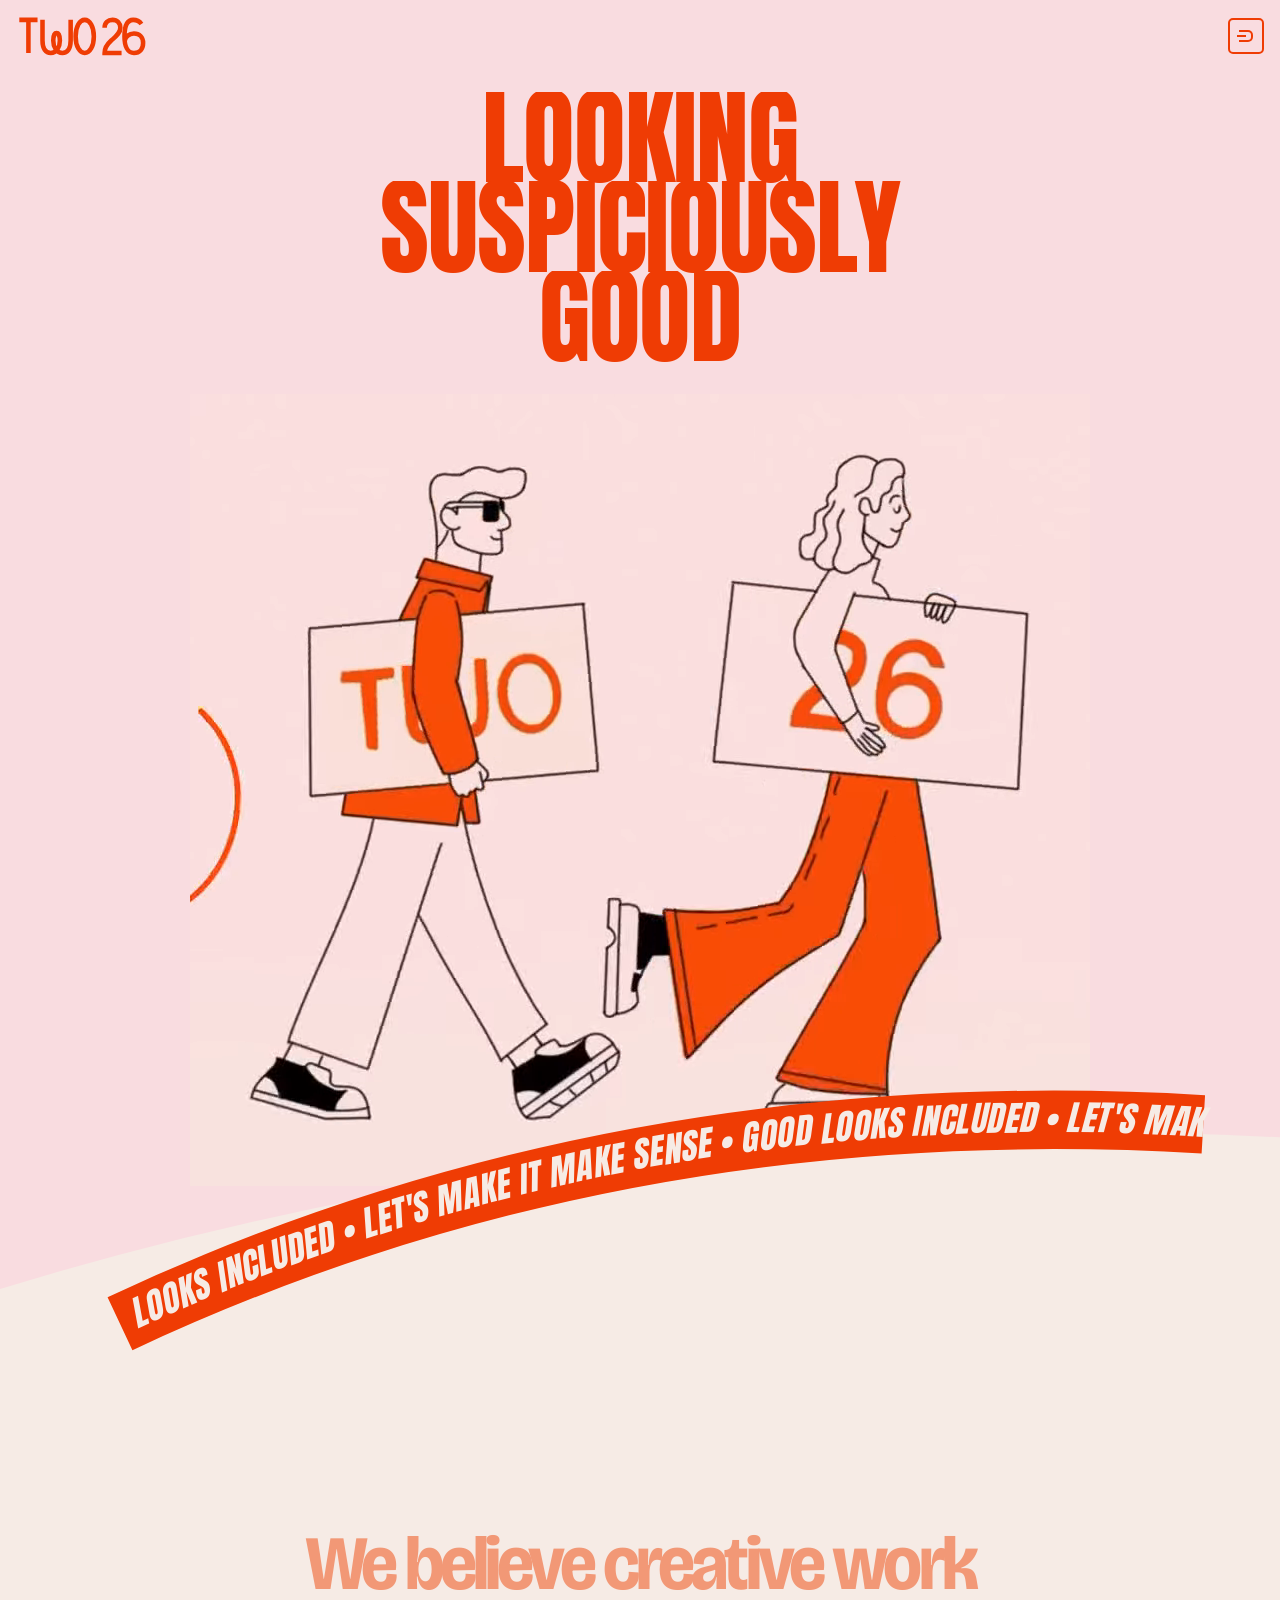
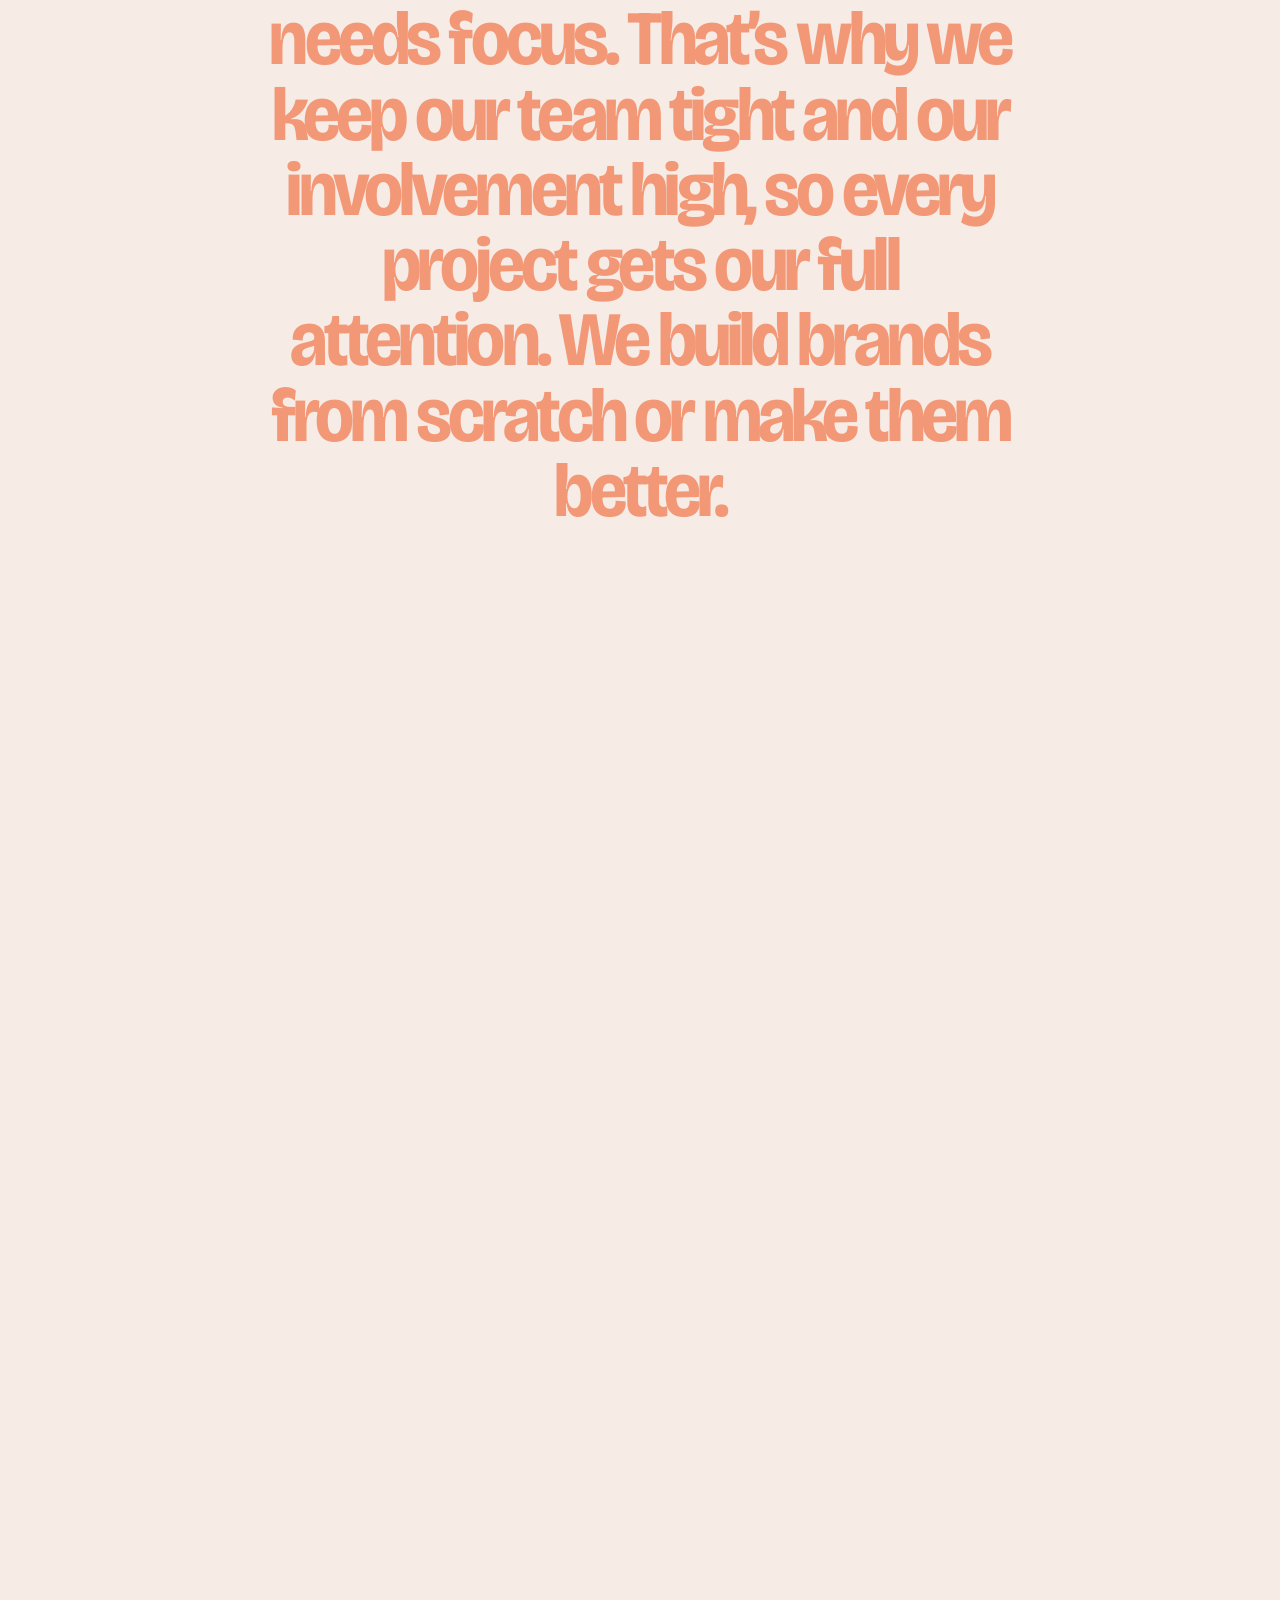
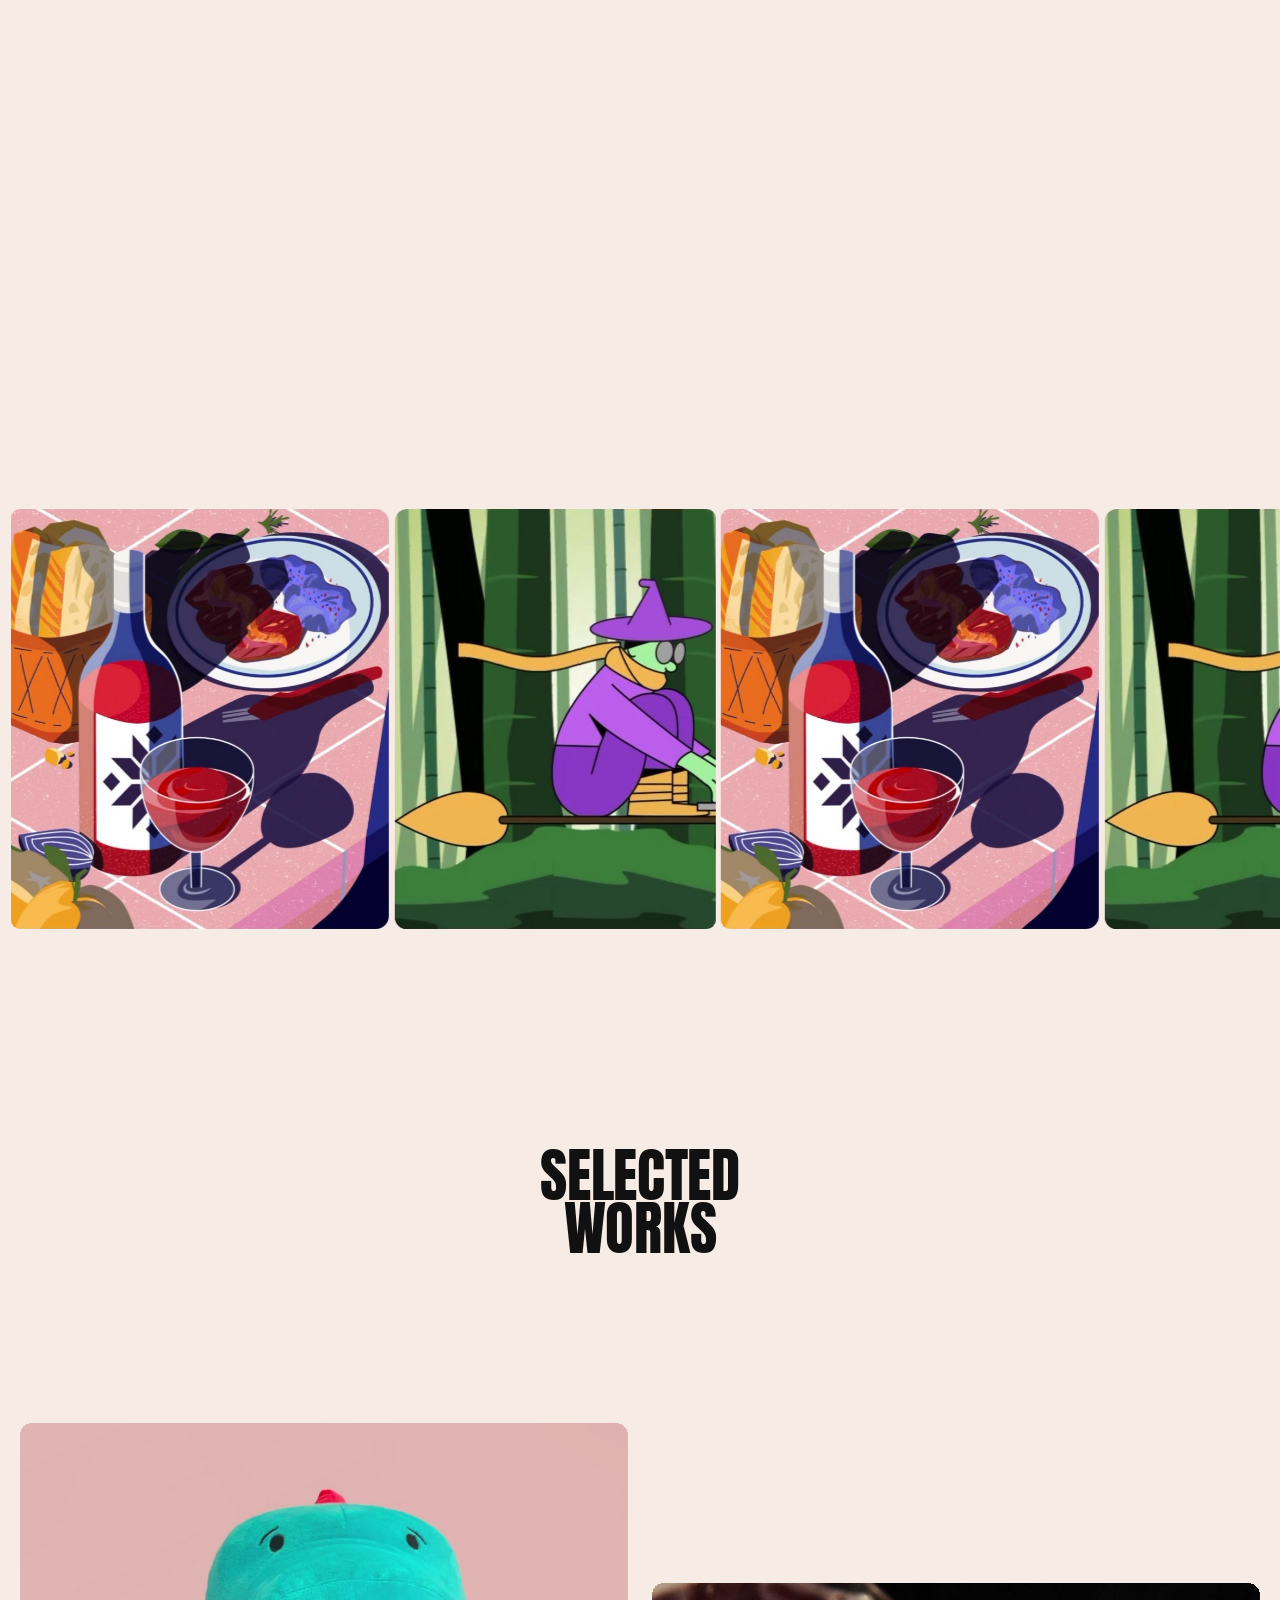
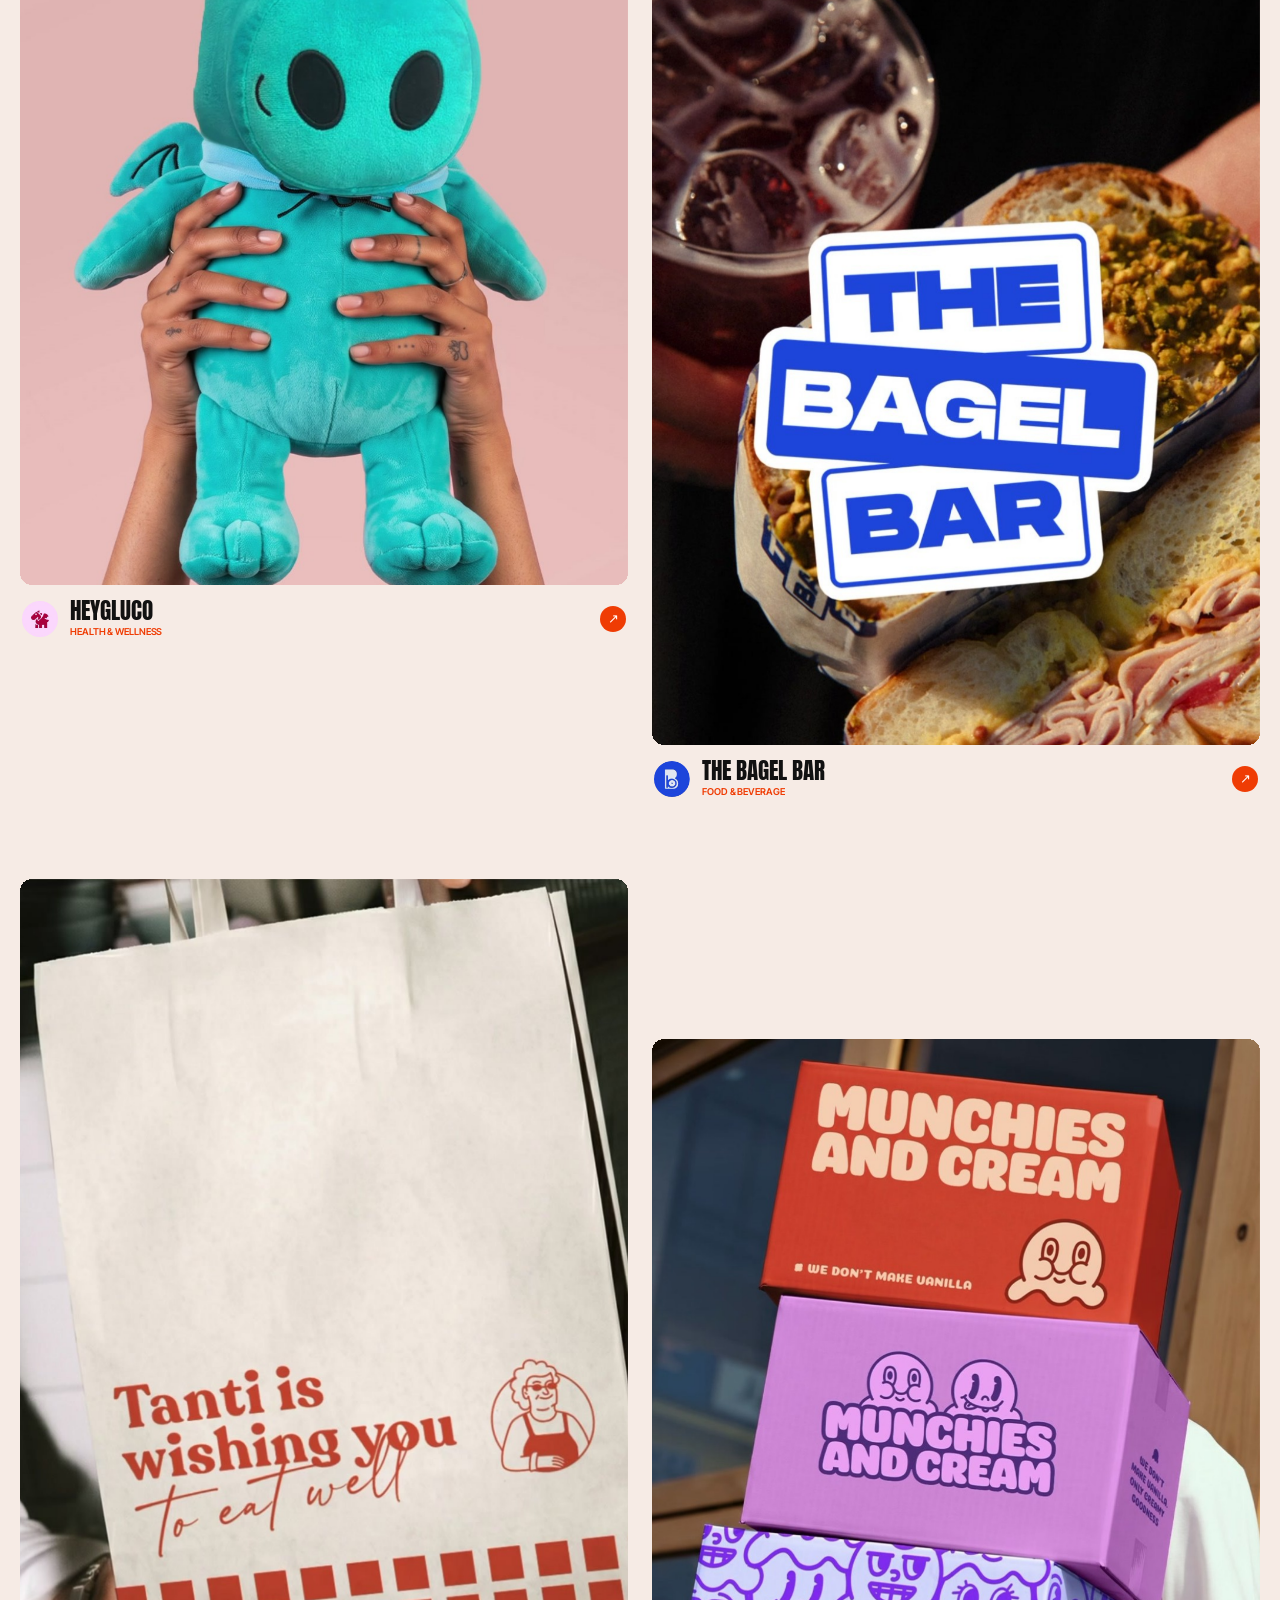
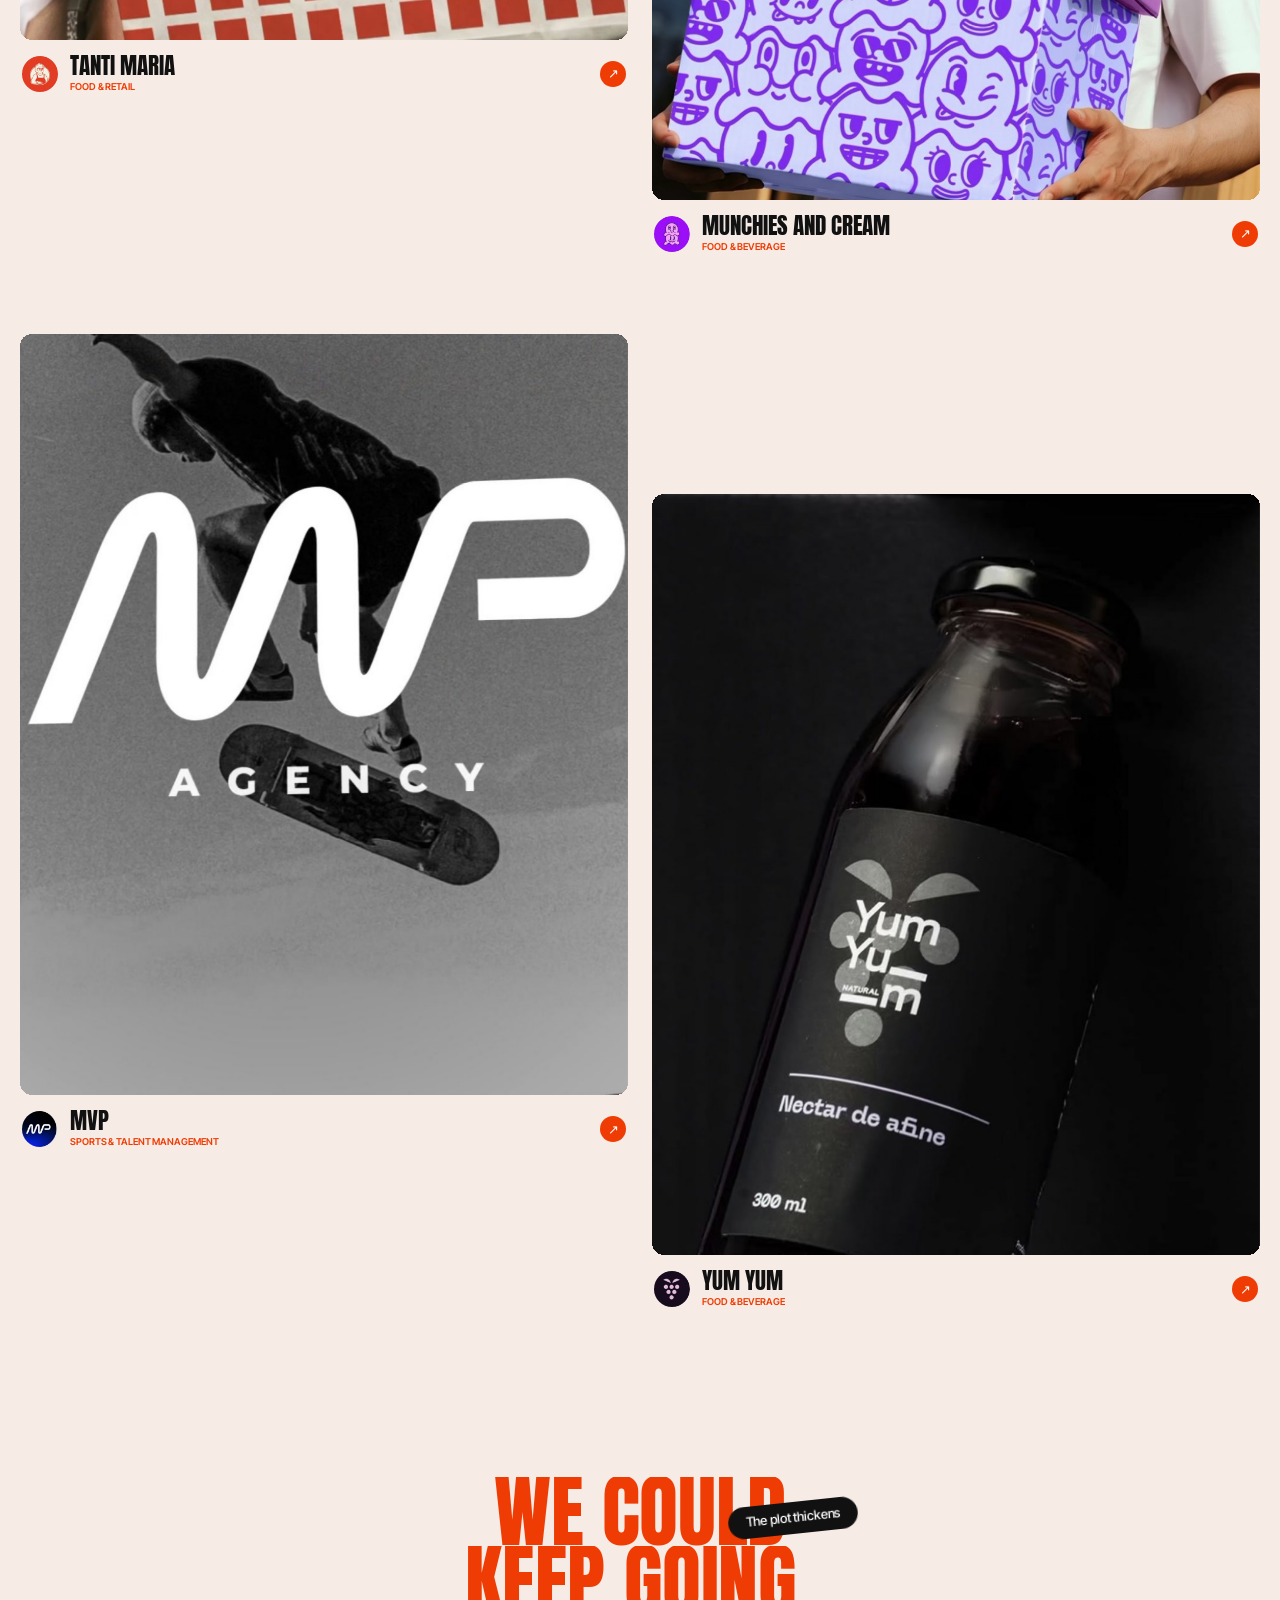
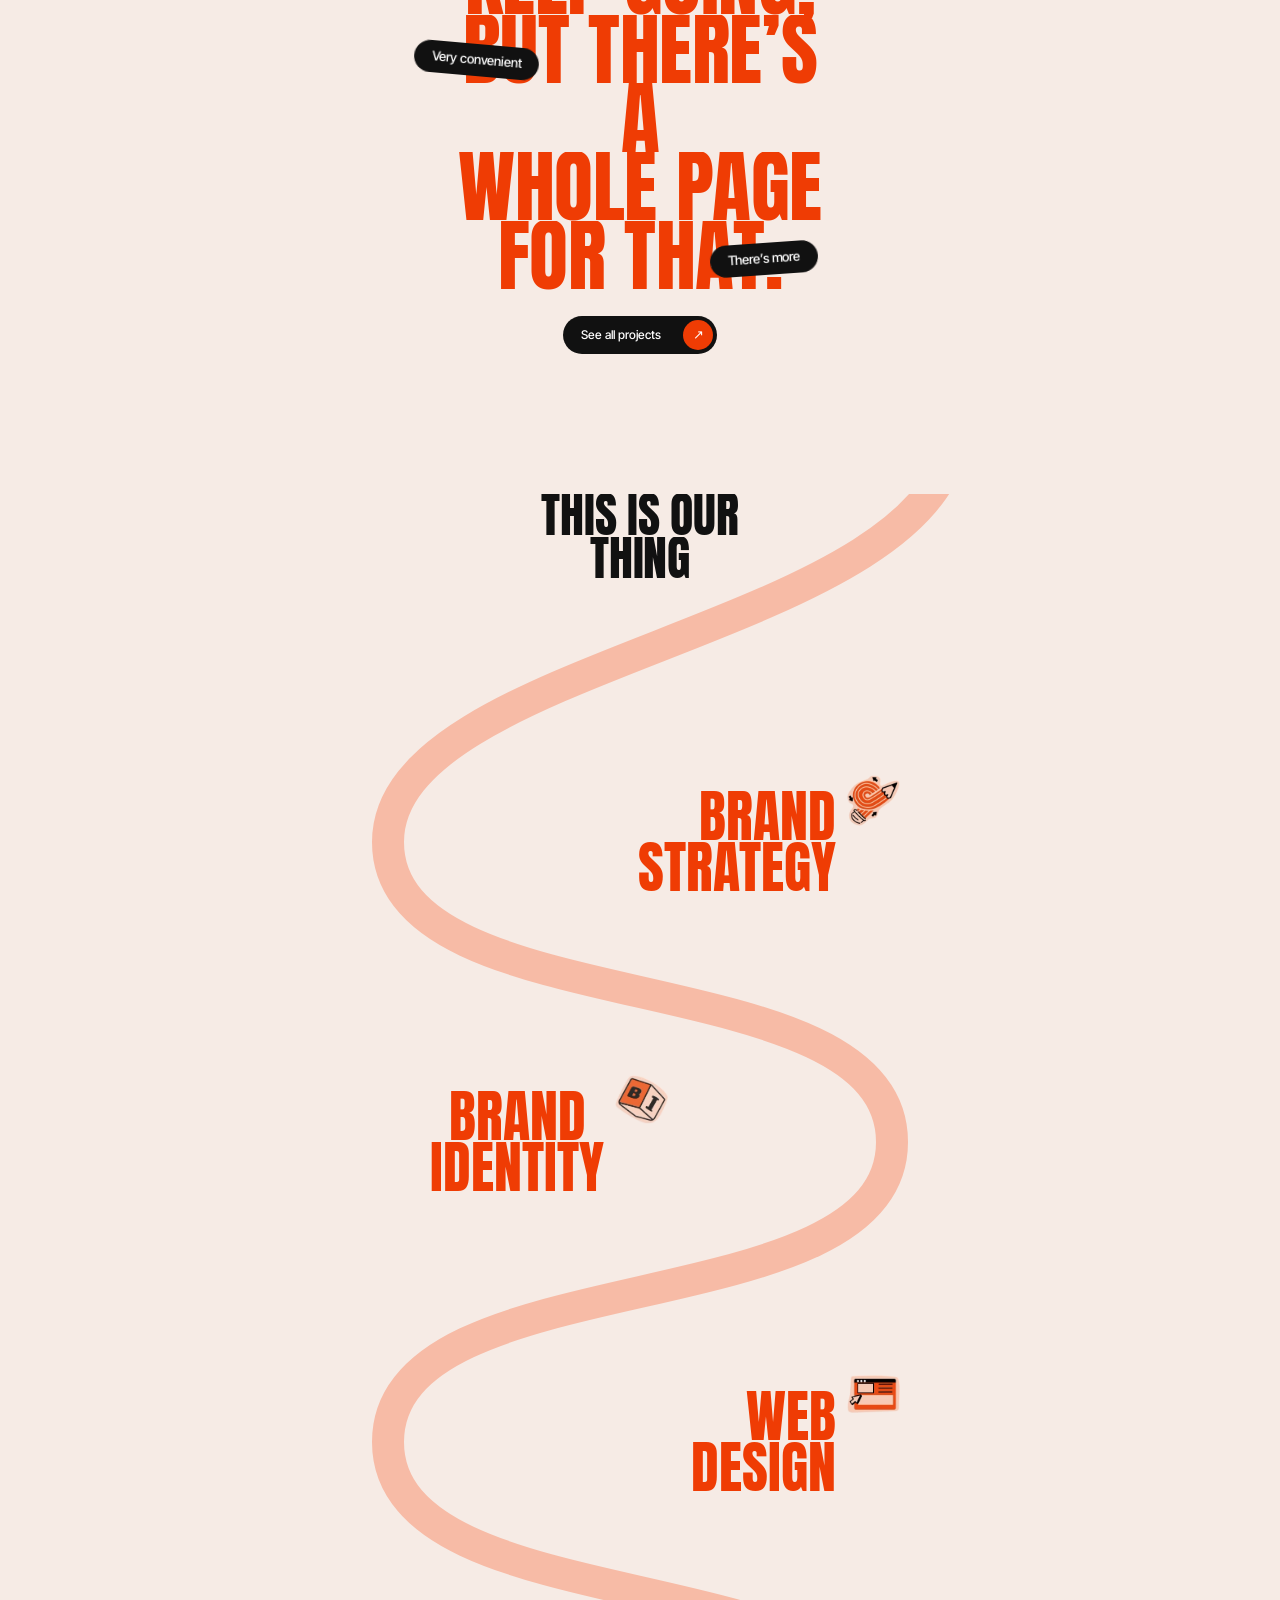
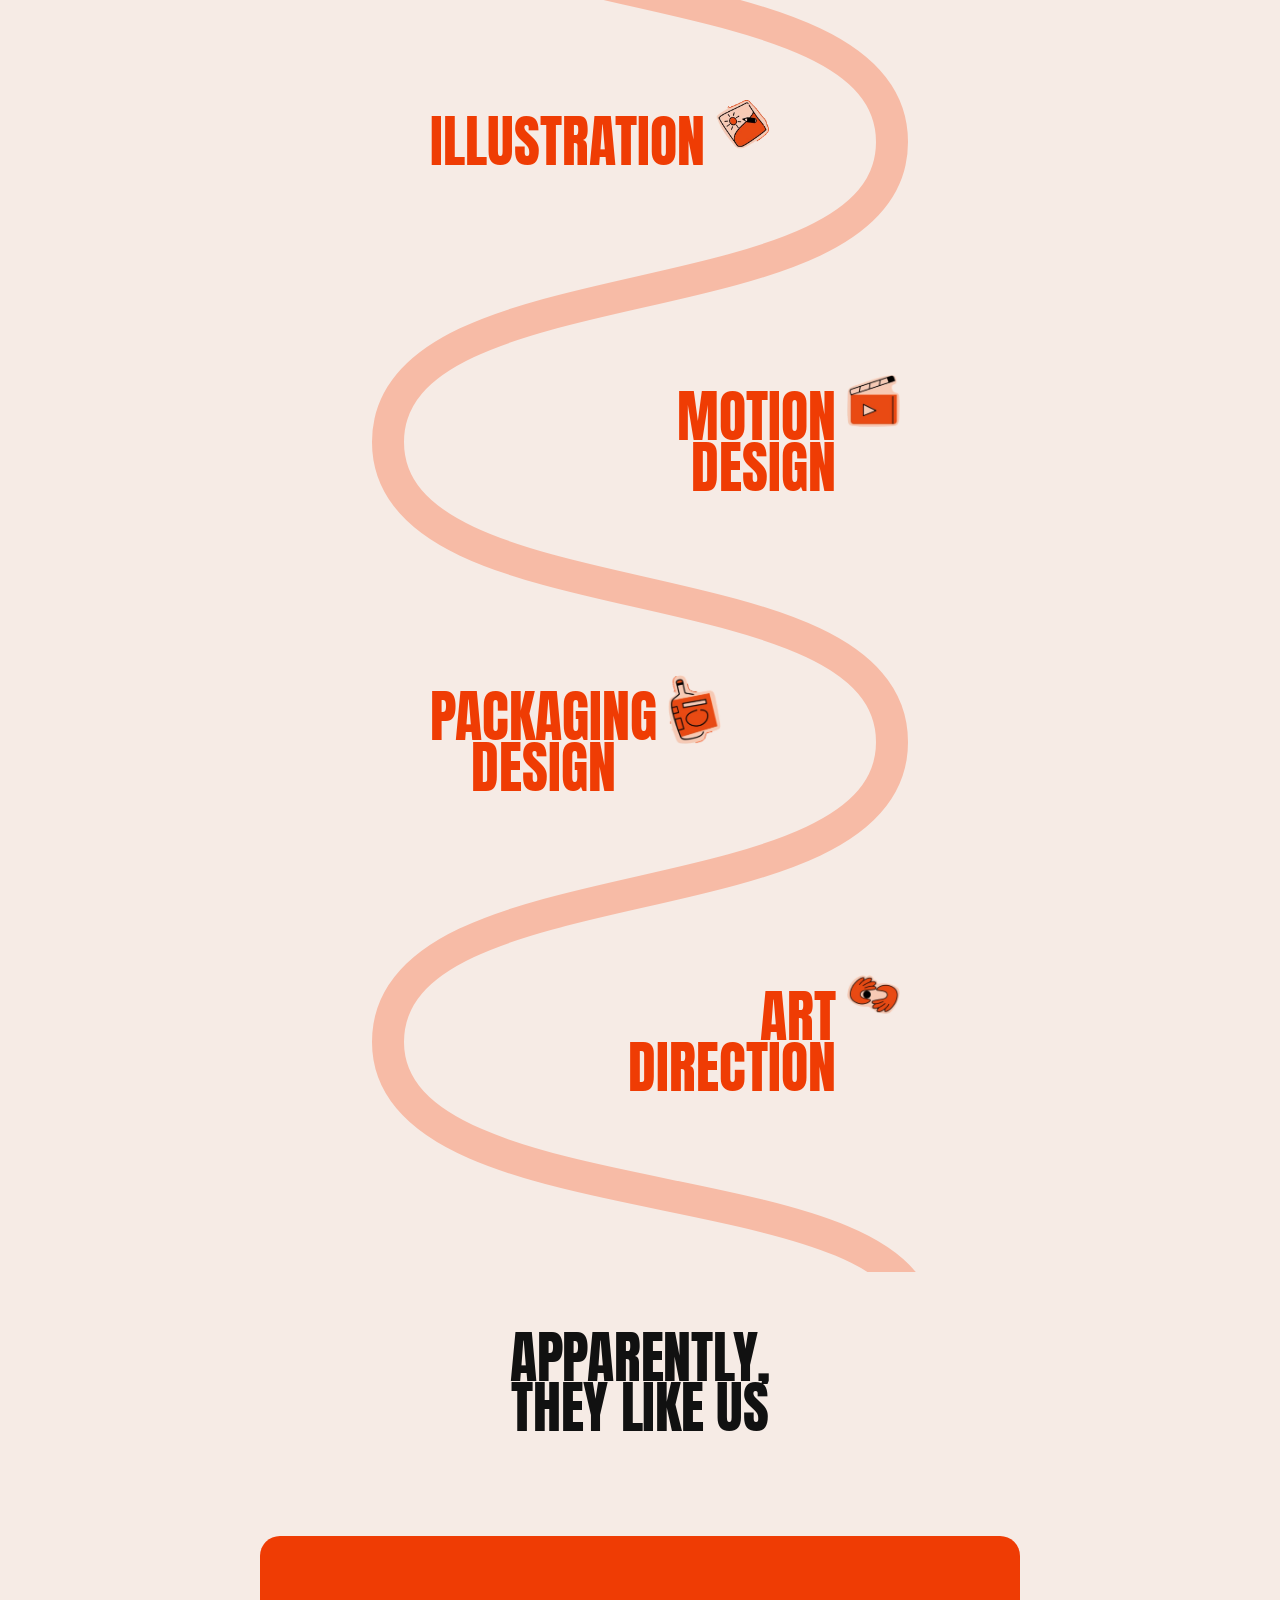
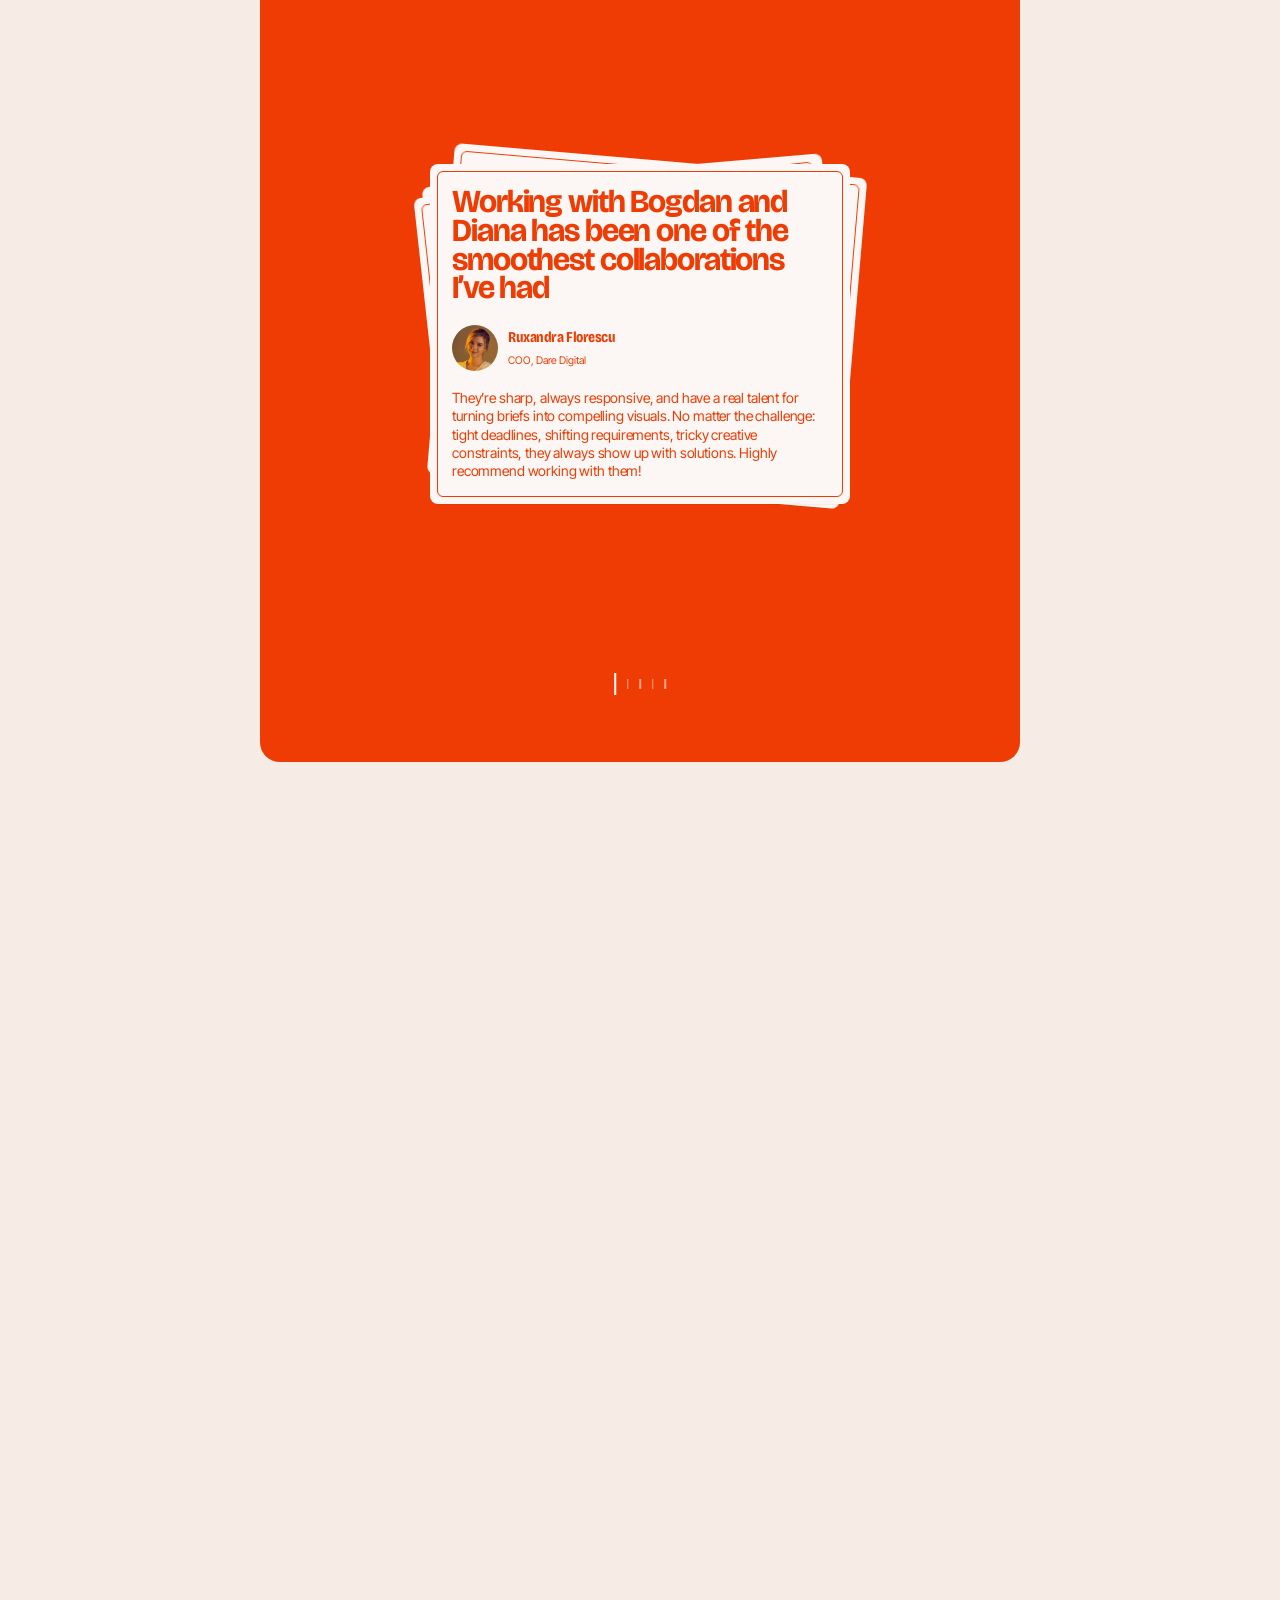
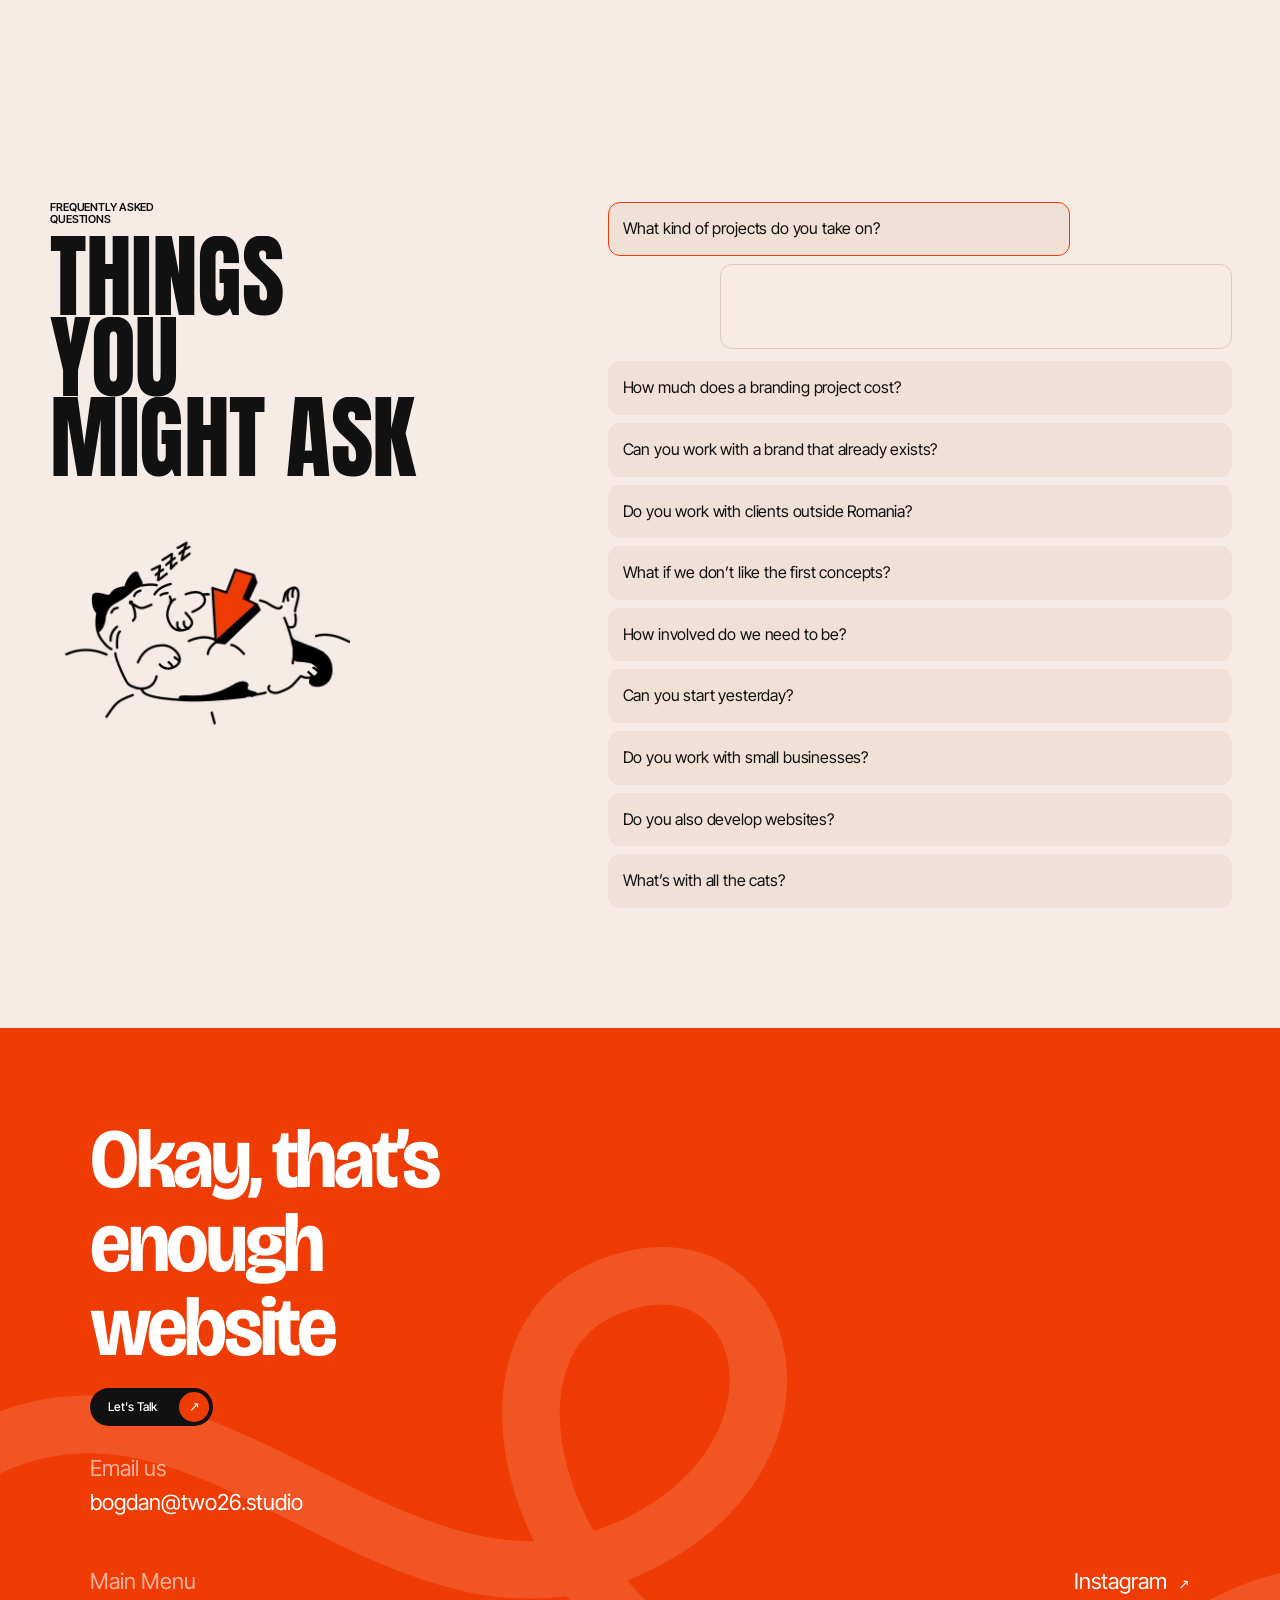
<file: index.html>
<!doctype html>
<html lang="en">
<head>
  <meta charset="utf-8">
  <meta name="viewport" content="width=device-width, initial-scale=1">
  <title>Two26 Studio | Boutique Design Studio</title>
  <meta name="description" content="Two26 is a boutique design studio in Bucharest creating brands with strategy, personality and attention to detail.">
  <meta name="theme-color" content="#f9dce0">
  <link rel="stylesheet" href="css/style.css">
</head>
<body class="is-loading" data-page="home">

<!-- Logo symbol (used in header & footer) -->
<svg width="0" height="0" style="position:absolute" aria-hidden="true">
  <symbol id="logo" viewBox="-6 4 314 94">
    <g fill="none" stroke="currentColor" stroke-width="11">
      <path d="M2,12 H46 M24,12 V92"/>
      <path d="M58,12 V62 C58,82 66,92 78,92 C92,92 100,78 100,62 C100,50 96,44 92,44 C88,44 84,50 84,62 C84,78 92,92 106,92 C118,92 126,82 126,62 V12"/>
      <path d="M160,12 C148,12 138,28 138,52 C138,76 148,92 160,92 C172,92 182,76 182,52 C182,28 172,12 160,12 Z"/>
      <path d="M208,31 C208,19 216,12 227,12 C239,12 246,20 246,31 C246,44 235,52 224,62 C214,71 208,80 208,92 H249"/>
      <path d="M297,22 C292,15 285,12 277,12 C263,12 256,28 256,52 C256,76 264,92 279,92 C293,92 301,82 301,68 C301,54 292,45 279,45 C267,45 258,53 257,62"/>
    </g>
  </symbol>
</svg>

<!-- ============ PRELOADER ============ -->
<div class="loader" id="loader" aria-hidden="true">
  <svg class="loader__logo" viewBox="-8 2 206 262" fill="none" stroke="currentColor" stroke-width="11">
    <path pathLength="1" d="M2,12 H46 M24,12 V92"/>
    <path pathLength="1" d="M58,12 V62 C58,82 66,92 78,92 C92,92 100,78 100,62 C100,50 96,44 92,44 C88,44 84,50 84,62 C84,78 92,92 106,92 C118,92 126,82 126,62 V12"/>
    <path pathLength="1" d="M160,12 C148,12 138,28 138,52 C138,76 148,92 160,92 C172,92 182,76 182,52 C182,28 172,12 160,12 Z"/>
    <g transform="translate(-4 104) scale(1.86) translate(-204 -8)" stroke-width="5.9">
      <path pathLength="1" d="M208,31 C208,19 216,12 227,12 C239,12 246,20 246,31 C246,44 235,52 224,62 C214,71 208,80 208,92 H249"/>
      <path pathLength="1" d="M297,22 C292,15 285,12 277,12 C263,12 256,28 256,52 C256,76 264,92 279,92 C293,92 301,82 301,68 C301,54 292,45 279,45 C267,45 258,53 257,62"/>
    </g>
  </svg>
  <div class="loader__wipe"></div>
</div>

<!-- ============ HEADER ============ -->
<header class="header" id="header">
  <a href="index.html" class="header__logo" aria-label="Two26 Studio — home">
    <svg><use href="#logo"/></svg>
  </a>
  <span class="header__label" id="headerLabel"></span>
  <button class="menu-btn" id="menuBtn" aria-label="Open menu" aria-expanded="false">
    <span class="menu-btn__icon"></span>
  </button>
</header>

<!-- ============ MENU ============ -->
<nav class="menu" id="menu" aria-hidden="true">
  <a href="work.html" class="menu__pill">Work</a>
  <a href="index.html#about" class="menu__pill" data-close>About us</a>
  <a href="#contact" class="menu__pill menu__pill--dark" data-close>Let's Talk <span class="dot">↗</span></a>
</nav>

<main>

  <!-- ============ HERO ============ -->
  <section class="hero" data-header-theme="pink">
    <h1 class="hero__title">
      <span class="mask"><span class="line">Looking</span></span>
      <span class="mask"><span class="line">suspiciously</span></span>
      <span class="mask"><span class="line">good</span></span>
      <span class="pill pill--dark hero__pill" style="--r:-3deg; top:18%; left:43%"><span>Independent studio</span></span>
      <span class="pill pill--dark hero__pill" style="--r:-9deg; top:47%; left:8%"><span>Branding &amp; design</span></span>
      <span class="pill pill--dark hero__pill" style="--r:-5deg; top:80%; left:55%"><span>No funny business</span></span>
    </h1>

    <div class="hero__art">
      <video id="heroVideo" poster="assets/img/hero-poster.jpg" muted playsinline preload="auto">
        <source src="assets/video/hero-walkers.mp4" type="video/mp4">
        <source src="assets/video/hero-walkers.webm" type="video/webm">
      </video>
    </div>
  </section>

  <!-- ============ ARC TICKER + ABOUT ============ -->
  <section class="about" id="about" data-label="A bit about us" data-header-theme="cream">
    <svg class="about__arc" viewBox="0 0 400 120" preserveAspectRatio="none" aria-hidden="true">
      <path d="M0,120 L0,96 Q190,10 400,26 L400,120 Z" fill="var(--cream)"/>
    </svg>
    <svg class="ticker" viewBox="0 0 400 120" aria-hidden="true">
      <path id="arcPath" d="M-40,112 Q190,4 460,20" fill="none" stroke="var(--orange)" stroke-width="27"/>
      <text class="ticker__text" dy="5.6"><textPath id="tickerText" href="#arcPath" startOffset="0">LET'S MAKE IT MAKE SENSE • GOOD LOOKS INCLUDED • LET'S MAKE IT MAKE SENSE • GOOD LOOKS INCLUDED • LET'S MAKE IT MAKE SENSE • GOOD LOOKS INCLUDED • LET'S MAKE IT MAKE SENSE • GOOD LOOKS INCLUDED •</textPath></text>
    </svg>

    <div class="about__pin" id="aboutPin">
      <div class="about__sticky">
        <p class="eyebrow about__eyebrow">A bit about us</p>
        <div class="about__textwrap">
          <p class="about__text" id="aboutText">We believe creative work needs focus. That’s why we keep our team tight and our involvement high, so every project gets our full attention. We build brands from scratch or make them better.</p>
          <span class="pill pill--orange about__pill" data-at="0.22" style="--r:-6deg; top:9%; left:20%"><span>Professional overthinkers</span></span>
          <span class="pill pill--orange about__pill" data-at="0.5" style="--r:7deg; top:52%; left:-2%"><span>Nerding out on design</span></span>
          <span class="pill pill--orange about__pill" data-at="0.82" style="--r:-8deg; top:76%; left:60%"><span>Allergic to generic</span></span>
        </div>
      </div>
    </div>

    <div class="strip" id="strip">
      <div class="strip__track">
        <img src="assets/img/about-wine.jpg" alt="Illustration: wine and dinner table" loading="lazy">
        <img src="assets/img/about-witch.jpg" alt="Illustration: witch on a broom with a laptop" loading="lazy">
        <img src="assets/img/about-wine.jpg" alt="" loading="lazy">
        <img src="assets/img/about-witch.jpg" alt="" loading="lazy">
      </div>
    </div>
  </section>

  <!-- ============ SELECTED WORKS ============ -->
  <section class="works" id="work" data-header-theme="cream">
    <h2 class="display works__title reveal-lines"><span class="mask"><span class="line">Selected</span></span><span class="mask"><span class="line">works</span></span></h2>

    <div class="works__list">
      <a class="work" href="work.html">
        <div class="work__media"><img src="assets/img/work-heygluco.jpg" alt="HeyGluco plush mascot" loading="lazy"></div>
        <div class="work__meta">
          <img class="work__icon" src="assets/img/icon-heygluco.jpg" alt="">
          <div><h3>HeyGluco</h3><p>Health &amp; Wellness</p></div>
          <span class="arrow">↗</span>
        </div>
      </a>
      <a class="work" href="work.html">
        <div class="work__media"><img src="assets/img/work-bagel.jpg" alt="The Bagel Bar branding" loading="lazy"></div>
        <div class="work__meta">
          <img class="work__icon" src="assets/img/icon-bagel.jpg" alt="">
          <div><h3>The Bagel Bar</h3><p>Food &amp; Beverage</p></div>
          <span class="arrow">↗</span>
        </div>
      </a>
      <a class="work" href="work.html">
        <div class="work__media"><img src="assets/img/work-tanti.jpg" alt="Tanti Maria paper bag" loading="lazy"></div>
        <div class="work__meta">
          <img class="work__icon" src="assets/img/icon-tanti.jpg" alt="">
          <div><h3>Tanti Maria</h3><p>Food &amp; Retail</p></div>
          <span class="arrow">↗</span>
        </div>
      </a>
      <a class="work" href="work.html">
        <div class="work__media"><img src="assets/img/work-munchies.jpg" alt="Munchies and Cream boxes" loading="lazy"></div>
        <div class="work__meta">
          <img class="work__icon" src="assets/img/icon-munchies.jpg" alt="">
          <div><h3>Munchies and Cream</h3><p>Food &amp; Beverage</p></div>
          <span class="arrow">↗</span>
        </div>
      </a>
      <a class="work" href="work.html">
        <div class="work__media"><img src="assets/img/work-mvp.jpg" alt="MVP Agency logo over skateboarder" loading="lazy"></div>
        <div class="work__meta">
          <img class="work__icon" src="assets/img/icon-mvp.jpg" alt="">
          <div><h3>MVP</h3><p>Sports &amp; Talent Management</p></div>
          <span class="arrow">↗</span>
        </div>
      </a>
      <a class="work" href="work.html">
        <div class="work__media"><img src="assets/img/work-yumyum.jpg" alt="Yum Yum bottle" loading="lazy"></div>
        <div class="work__meta">
          <img class="work__icon" src="assets/img/icon-yumyum.jpg" alt="">
          <div><h3>Yum Yum</h3><p>Food &amp; Beverage</p></div>
          <span class="arrow">↗</span>
        </div>
      </a>
    </div>

    <div class="more">
      <h2 class="display more__title reveal-lines">
        <span class="mask"><span class="line">We could</span></span>
        <span class="mask"><span class="line">keep going,</span></span>
        <span class="mask"><span class="line">but there’s a</span></span>
        <span class="mask"><span class="line">whole page</span></span>
        <span class="mask"><span class="line">for that.</span></span>
        <span class="pill pill--dark pop" style="--r:-6deg; top:6%; right:-4%"><span>The plot thickens</span></span>
        <span class="pill pill--dark pop" style="--r:5deg; top:40%; left:-6%"><span>Very convenient</span></span>
        <span class="pill pill--dark pop" style="--r:-4deg; top:88%; right:6%"><span>There’s more</span></span>
      </h2>
      <a class="btn pop" href="work.html"><span>See all projects</span><span class="dot">↗</span></a>
    </div>
  </section>

  <!-- ============ SERVICES ============ -->
  <section class="services" id="services" data-header-theme="cream">
    <h2 class="display services__title reveal-lines"><span class="mask"><span class="line">This is our</span></span><span class="mask"><span class="line">thing</span></span></h2>

    <div class="services__body" id="servicesBody">
      <svg class="services__svg" id="servicesSvg" aria-hidden="true">
        <path class="track" id="snakeTrack"/>
        <path class="line" id="snakeLine"/>
      </svg>
      <ul class="services__list">
        <li class="service"><h3>Brand<br>strategy<img class="sticker" src="assets/img/st-strategy.png" alt=""></h3></li>
        <li class="service"><h3>Brand<br>identity<img class="sticker" src="assets/img/st-identity.png" alt=""></h3></li>
        <li class="service"><h3>Web<br>design<img class="sticker" src="assets/img/st-web.png" alt=""></h3></li>
        <li class="service"><h3>Illustration<img class="sticker" src="assets/img/st-illustration.png" alt=""></h3></li>
        <li class="service"><h3>Motion<br>design<img class="sticker" src="assets/img/st-motion.png" alt=""></h3></li>
        <li class="service"><h3>Packaging<br>design<img class="sticker" src="assets/img/st-packaging.png" alt=""></h3></li>
        <li class="service"><h3>Art<br>direction<img class="sticker" src="assets/img/st-art.png" alt=""></h3></li>
      </ul>
    </div>
  </section>

  <!-- ============ TESTIMONIALS ============ -->
  <section class="testimonials" id="testimonials" data-header-theme="cream">
    <h2 class="display testimonials__title reveal-lines"><span class="mask"><span class="line">Apparently,</span></span><span class="mask"><span class="line">they like us</span></span></h2>

    <div class="t-pin" id="tPin">
      <div class="t-sticky">
        <div class="t-panel" data-header-theme="orange">
          <div class="deck" id="deck">
            <article class="card">
              <div class="card__in">
                <h3>Working with Bogdan and Diana has been one of the smoothest collaborations I’ve had</h3>
                <div class="card__who"><img src="assets/img/av-ruxandra.jpg" alt=""><div><strong>Ruxandra Florescu</strong><small>COO, Dare Digital</small></div></div>
                <p>They’re sharp, always responsive, and have a real talent for turning briefs into compelling visuals. No matter the challenge: tight deadlines, shifting requirements, tricky creative constraints, they always show up with solutions. Highly recommend working with them!</p>
              </div>
            </article>
            <article class="card">
              <div class="card__in">
                <h3>Bogdan and Diana truly brought HeyGluco to life</h3>
                <div class="card__who"><img src="assets/img/av-luiza.jpg" alt=""><div><strong>Luiza Zamfirescu</strong><small>Co-Founder, HeyGluco</small></div></div>
                <p>Both of them are truly amazing humans, with an incredible amount of creativity and talent. They took our vision, understood it completely, and brought it to life in ways that went beyond anything we could have imagined. We absolutely loved working with them and feel incredibly lucky that, along the way, we got to call them friends. We cannot brag about them or recommend them highly enough. They are the kind of people you feel lucky to have found, and luckier to have worked with! ❤️</p>
              </div>
            </article>
            <article class="card">
              <div class="card__in">
                <h3>Working with Two26 is a bit like brainstorming ideas with your best friends</h3>
                <div class="card__who"><img src="assets/img/av-vlad.jpg" alt=""><div><strong>Vlad Belcin</strong><small>Sr. Copywriter, Dare Digital</small></div></div>
                <p>Always fun, always insightful, always constructive. It hardly feels like working, cause the whole process is always so smooth. That’s what you get for getting the job done with cool creatives, I guess.</p>
              </div>
            </article>
            <article class="card">
              <div class="card__in">
                <h3>Four projects and counting</h3>
                <div class="card__who"><img src="assets/img/av-ionut.jpg" alt=""><div><strong>Ionut Belet</strong><small>Founder, MVP Agency</small></div></div>
                <p>We’ve worked together on two websites and two visual identities so far, and it’s been a pleasure every time. Great ideas, really well executed, and just lovely people to work with. Pretty sure we’re not done yet.</p>
              </div>
            </article>
            <article class="card">
              <div class="card__in">
                <h3>Better than we imagined</h3>
                <div class="card__who"><img src="assets/img/av-monica.jpg" alt=""><div><strong>Monica Tantu</strong><small>Co-Founder, Merci</small></div></div>
                <p>Working with Two26 on our brand identity was a great experience from start to finish. They’re incredibly creative and thoughtful, but also easy to work with and genuinely invested in getting things right. They brought ideas we wouldn’t have thought of ourselves and gave the brand a personality that really feels like us. You can tell they care about the work, but also about the people behind it.</p>
              </div>
            </article>
          </div>
          <div class="ticks" id="ticks"><i></i><i></i><i></i><i></i><i></i></div>
        </div>
      </div>
    </div>
  </section>

  <!-- ============ FAQ ============ -->
  <section class="faq" data-header-theme="cream">
    <div class="faq__head">
      <p class="eyebrow">Frequently asked<br>questions</p>
      <h2 class="display reveal-lines"><span class="mask"><span class="line">Things</span></span><span class="mask"><span class="line">you</span></span><span class="mask"><span class="line">might ask</span></span></h2>
      <img class="faq__cat" src="assets/img/cat.jpg" alt="Sleeping cat illustration">
    </div>

    <div class="faq__list" id="faq">
      <div class="qa"><button class="q">What kind of projects do you take on?</button>
        <div class="a"><div class="a__in"><p>Branding is our main thing, from strategy and identity to packaging, illustration, motion and web design. We like projects where there’s room to think, question things and build something with a bit of character.</p></div></div></div>
      <div class="qa"><button class="q">How much does a branding project cost?</button>
        <div class="a"><div class="a__in"><p>It depends on what we’re making. Every project is a little different, so we price based on scope rather than pulling a mysterious number out of a hat. Tell us what you have in mind and we’ll take it from there.</p></div></div></div>
      <div class="qa"><button class="q">Can you work with a brand that already exists?</button>
        <div class="a"><div class="a__in"><p>Of course. Not everything needs to be burned to the ground and rebuilt. Sometimes a brand just needs a fresh pair of eyes and a few very intentional changes.</p></div></div></div>
      <div class="qa"><button class="q">Do you work with clients outside Romania?</button>
        <div class="a"><div class="a__in"><p>Absolutely. We’re based in Bucharest, but our Wi-Fi travels remarkably well. We’re happy to work with people pretty much anywhere.</p></div></div></div>
      <div class="qa"><button class="q">What if we don’t like the first concepts?</button>
        <div class="a"><div class="a__in"><p>We talk about why. Feedback is part of the process, and nothing is presented just because “we thought it looked cool.” Although we do like when things look cool.</p></div></div></div>
      <div class="qa"><button class="q">How involved do we need to be?</button>
        <div class="a"><div class="a__in"><p>Involved enough. We’ll need your knowledge, feedback and decisions along the way. Don’t worry, we won’t make you sit next to us while we move things two pixels to the left.</p></div></div></div>
      <div class="qa"><button class="q">Can you start yesterday?</button>
        <div class="a"><div class="a__in"><p>We checked. Unfortunately, yesterday is fully booked. But send us a message and we’ll tell you when we can realistically get started.</p></div></div></div>
      <div class="qa"><button class="q">Do you work with small businesses?</button>
        <div class="a"><div class="a__in"><p>Yep. Company size matters less to us than the project, the people behind it and what we can actually do together.</p></div></div></div>
      <div class="qa"><button class="q">Do you also develop websites?</button>
        <div class="a"><div class="a__in"><p>We design them. For development, we work with people we trust and can bring them into the project when needed. So yes, your website can actually become a website.</p></div></div></div>
      <div class="qa"><button class="q">What’s with all the cats?</button>
        <div class="a"><div class="a__in"><p>Those are Oreo and Oliver. They’re not technically employed by Two26, but they’ve somehow made it into the brand anyway. They mostly sleep through meetings and contribute very little creatively. We keep them around.</p></div></div></div>
    </div>
  </section>

</main>

<!-- ============ FOOTER ============ -->
<footer class="footer" id="contact" data-header-theme="orange">
  <svg class="footer__texture" viewBox="0 0 400 800" preserveAspectRatio="xMidYMid slice" aria-hidden="true">
    <g fill="none" stroke="rgba(255,255,255,.13)" stroke-width="18" stroke-linecap="round">
      <path d="M-30 60 C60 10 150 120 90 170 C40 210 0 140 60 110 C140 70 220 160 300 120 C360 90 330 20 280 40 C220 70 300 180 420 150"/>
      <path d="M-20 360 C60 300 120 420 200 380 C260 350 240 280 190 300 C140 320 170 420 260 440 C340 460 380 380 430 400"/>
      <path d="M-40 620 C40 560 140 680 110 720 C80 760 30 700 90 660 C170 610 250 700 330 650 C380 620 360 560 320 580"/>
    </g>
  </svg>

  <div class="footer__inner">
    <h2 class="footer__title">Okay, that’s<br>enough<br>website</h2>
    <a class="btn" href="mailto:bogdan@two26.studio"><span>Let's Talk</span><span class="dot">↗</span></a>

    <div class="footer__mail">
      <span class="label">Email us</span>
      <a href="mailto:bogdan@two26.studio">bogdan@two26.studio</a>
    </div>

    <div class="footer__cols">
      <nav>
        <span class="label">Main Menu</span>
        <a href="work.html">Work</a>
        <a href="index.html#about">About us</a>
      </nav>
      <nav class="footer__social">
        <a href="https://www.instagram.com/" target="_blank" rel="noopener">Instagram <small>↗</small></a>
        <a href="https://www.behance.net/" target="_blank" rel="noopener">Behance <small>↗</small></a>
        <a href="https://www.linkedin.com/" target="_blank" rel="noopener">LinkedIn <small>↗</small></a>
      </nav>
    </div>

    <div class="footer__cols footer__bottom">
      <p>Handmade by humans.<br>Well, digitally</p>
      <p class="right">Bucharest,<br>Romania</p>
    </div>
    <small class="footer__copy">© Copyright <span class="year">2026</span> - Two26 Studio</small>
  </div>
  <svg class="footer__logo" aria-hidden="true"><use href="#logo"/></svg>
</footer>

<script src="js/main.js"></script>
</body>
</html>
</file>
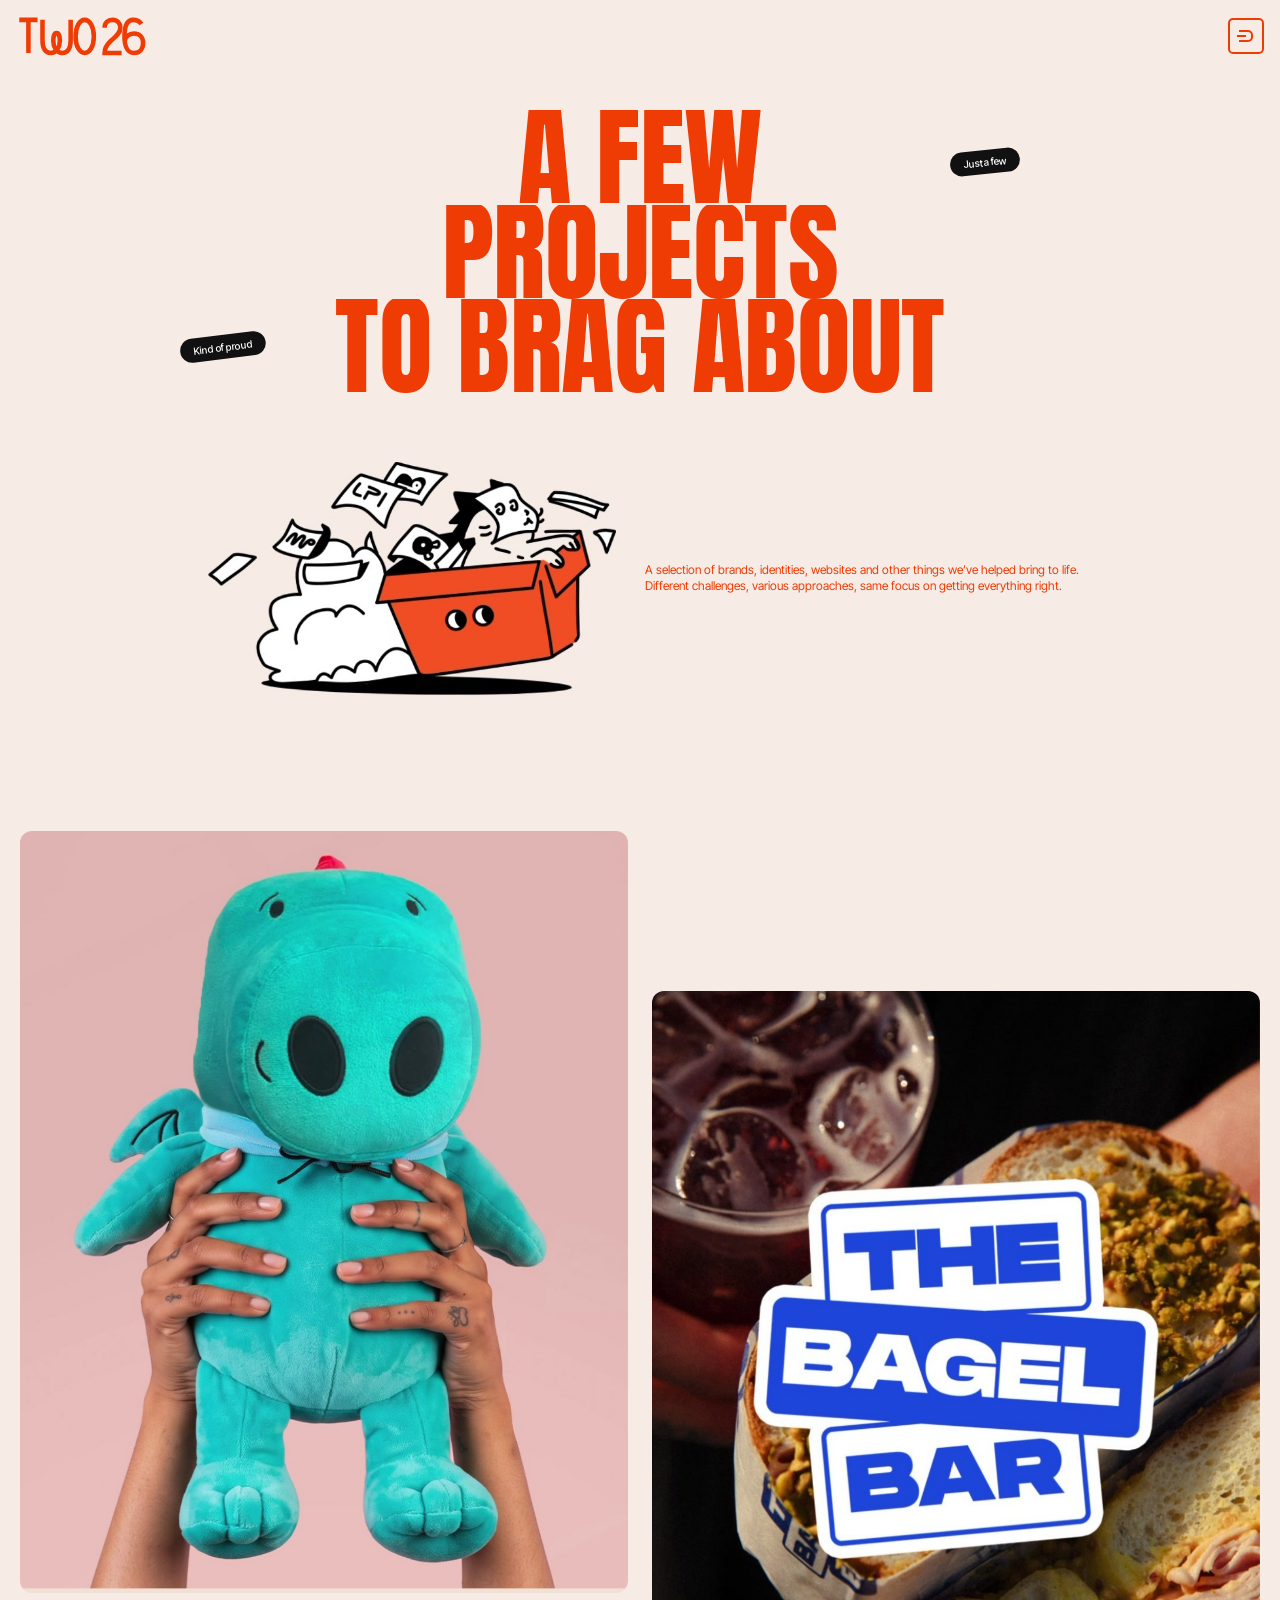
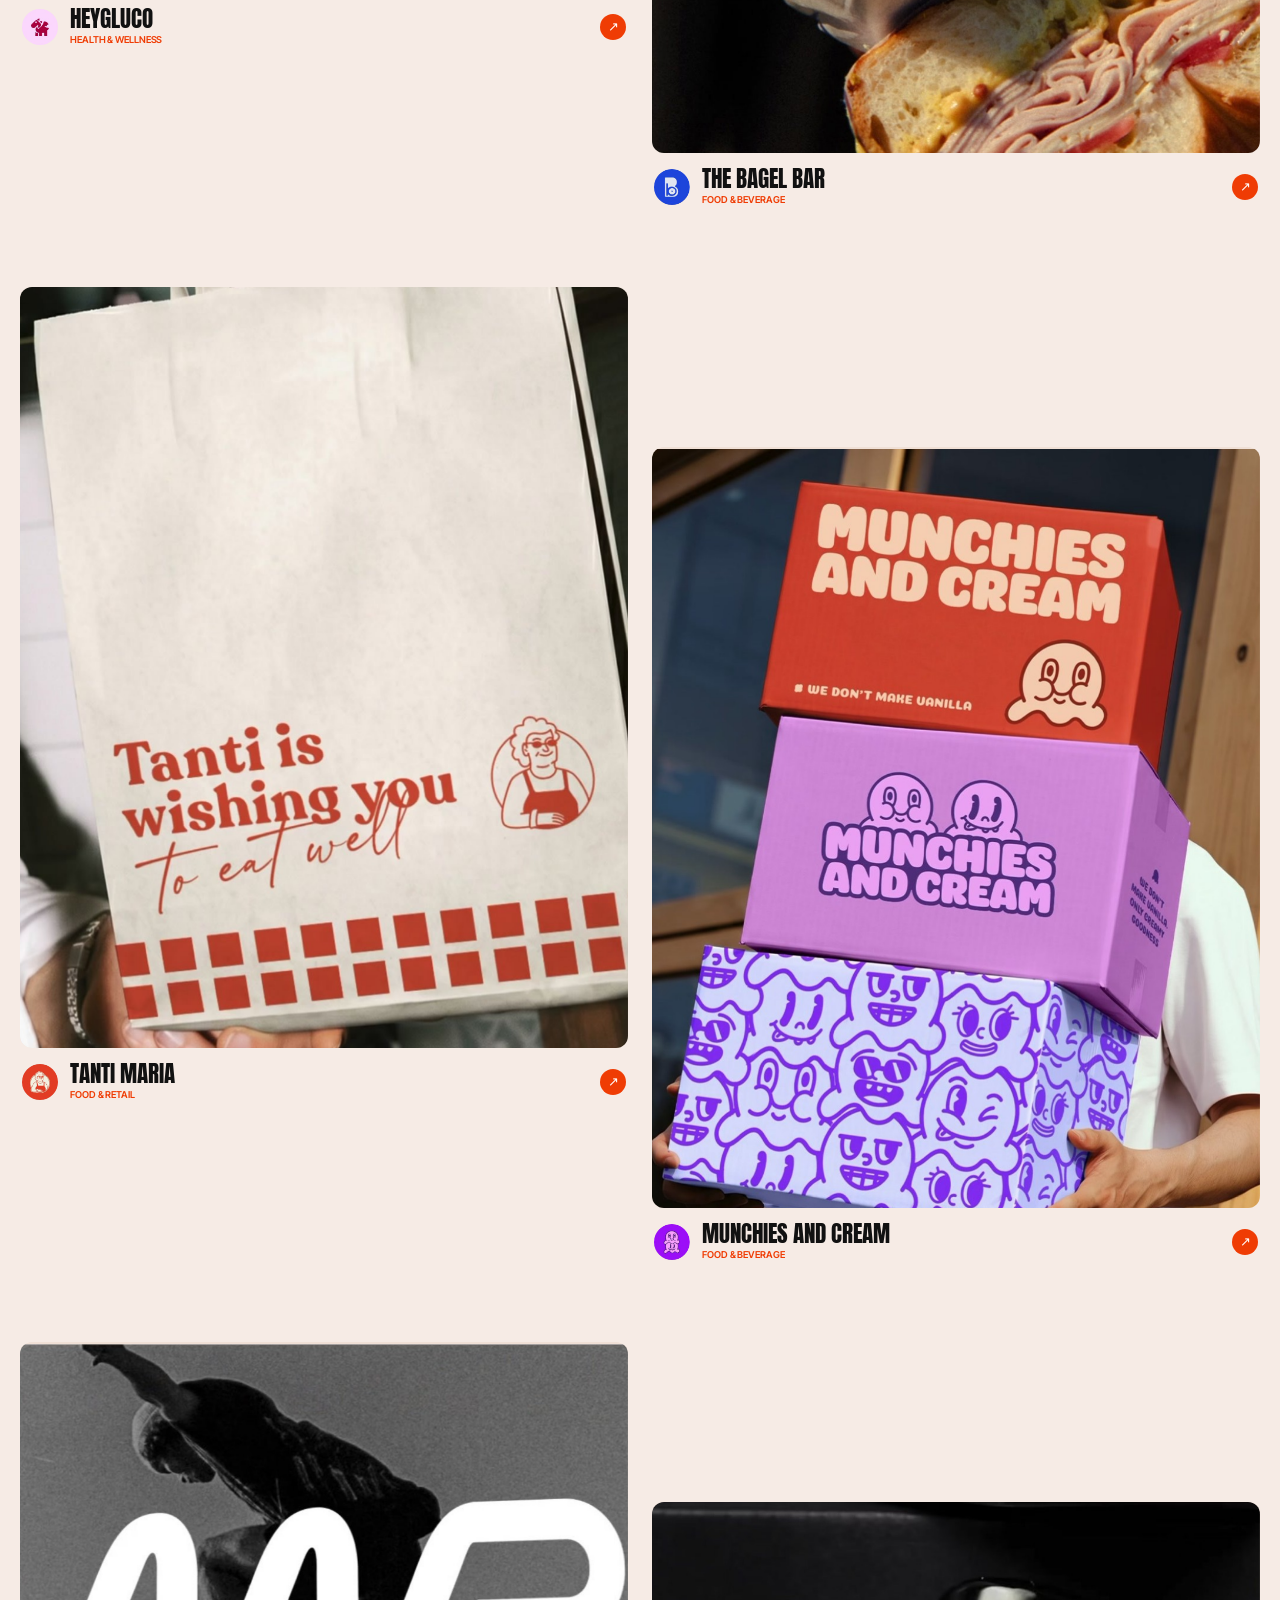
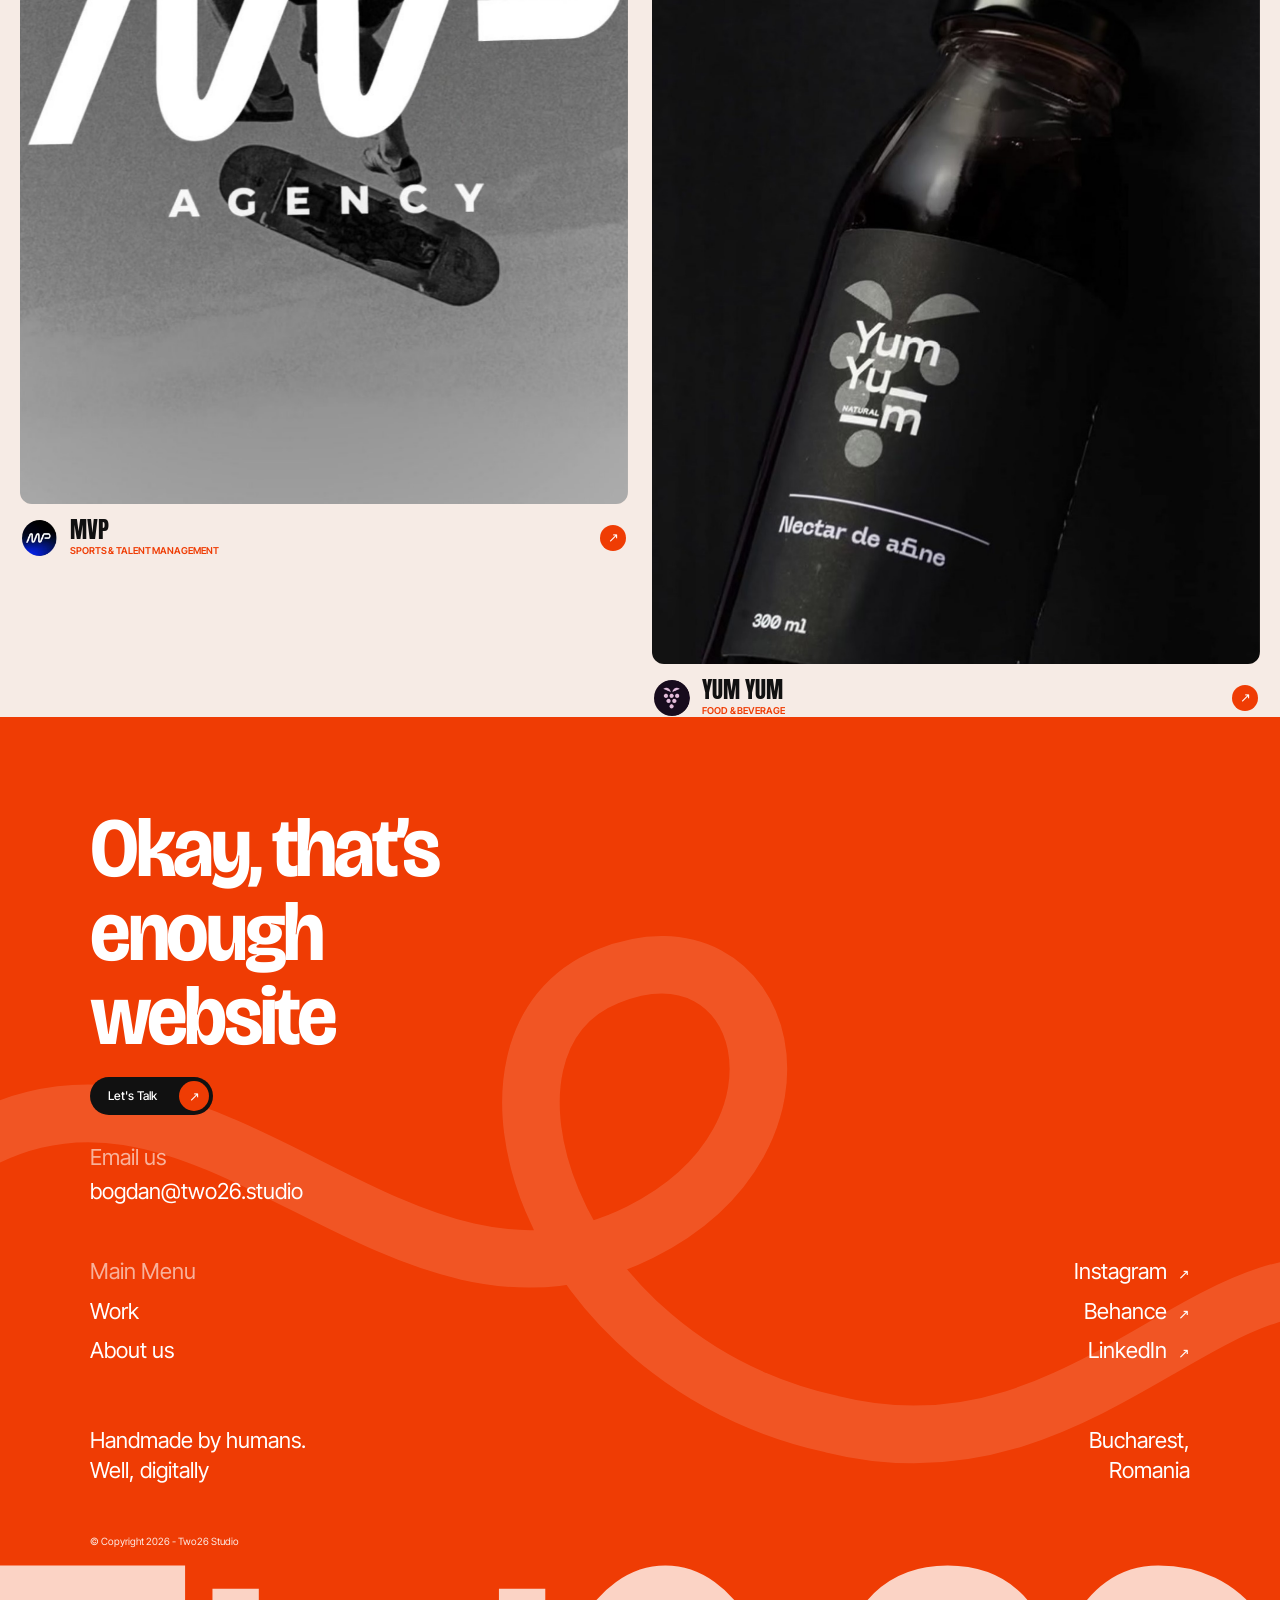
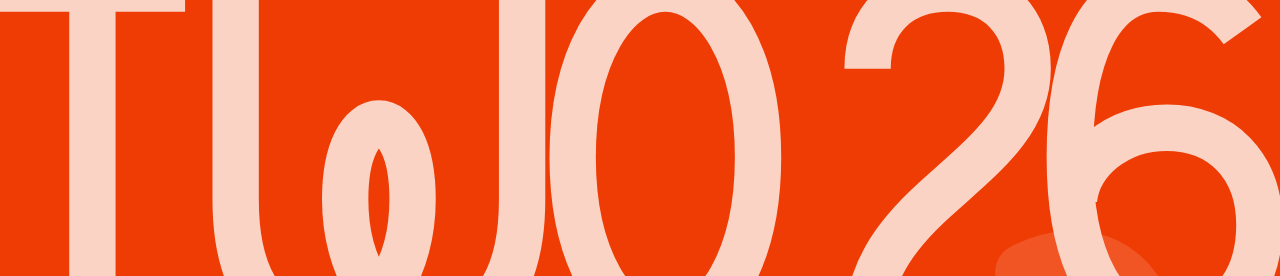
<file: work.html>
<!doctype html>
<html lang="en">
<head>
  <meta charset="utf-8">
  <meta name="viewport" content="width=device-width, initial-scale=1">
  <title>Work | Two26 Studio</title>
  <meta name="description" content="Two26 is a boutique design studio in Bucharest creating brands with strategy, personality and attention to detail.">
  <meta name="theme-color" content="#f9dce0">
  <link rel="stylesheet" href="css/style.css">
</head>
<body class="page-work" data-page="work">

<!-- Logo symbol (used in header & footer) -->
<svg width="0" height="0" style="position:absolute" aria-hidden="true">
  <symbol id="logo" viewBox="-6 4 314 94">
    <g fill="none" stroke="currentColor" stroke-width="11">
      <path d="M2,12 H46 M24,12 V92"/>
      <path d="M58,12 V62 C58,82 66,92 78,92 C92,92 100,78 100,62 C100,50 96,44 92,44 C88,44 84,50 84,62 C84,78 92,92 106,92 C118,92 126,82 126,62 V12"/>
      <path d="M160,12 C148,12 138,28 138,52 C138,76 148,92 160,92 C172,92 182,76 182,52 C182,28 172,12 160,12 Z"/>
      <path d="M208,31 C208,19 216,12 227,12 C239,12 246,20 246,31 C246,44 235,52 224,62 C214,71 208,80 208,92 H249"/>
      <path d="M297,22 C292,15 285,12 277,12 C263,12 256,28 256,52 C256,76 264,92 279,92 C293,92 301,82 301,68 C301,54 292,45 279,45 C267,45 258,53 257,62"/>
    </g>
  </symbol>
</svg>

<!-- ============ HEADER ============ -->
<header class="header" id="header">
  <a href="index.html" class="header__logo" aria-label="Two26 Studio — home">
    <svg><use href="#logo"/></svg>
  </a>
  <span class="header__label" id="headerLabel"></span>
  <button class="menu-btn" id="menuBtn" aria-label="Open menu" aria-expanded="false">
    <span class="menu-btn__icon"></span>
  </button>
</header>

<!-- ============ MENU ============ -->
<nav class="menu" id="menu" aria-hidden="true">
  <a href="work.html" class="menu__pill" data-close>Work</a>
  <a href="index.html#about" class="menu__pill" data-close>About us</a>
  <a href="#contact" class="menu__pill menu__pill--dark" data-close>Let's Talk <span class="dot">↗</span></a>
</nav>

<main>
  <section class="wp-hero" data-header-theme="cream">
    <h1 class="display wp-hero__title">
      <span class="mask"><span class="line">A few</span></span>
      <span class="mask"><span class="line">projects</span></span>
      <span class="mask"><span class="line">to brag about</span></span>
      <span class="pill pill--dark" style="--r:-6deg; top:14%; right:12%"><span>Just a few</span></span>
      <span class="pill pill--dark" style="--r:-7deg; top:78%; left:4%"><span>Kind of proud</span></span>
    </h1>
    <div class="wp-hero__row">
      <img class="fade" src="assets/img/box.jpg" alt="Illustration: a box of projects flying out">
      <p class="fade">A selection of brands, identities, websites and other things we’ve helped bring to life. Different challenges, various approaches, same focus on getting everything right.</p>
    </div>
  </section>

  <section class="works" data-header-theme="cream">
    <div class="works__list">
      <a class="work" href="work.html">
        <div class="work__media"><img src="assets/img/work-heygluco.jpg" alt="HeyGluco plush mascot" loading="lazy"></div>
        <div class="work__meta">
          <img class="work__icon" src="assets/img/icon-heygluco.jpg" alt="">
          <div><h3>HeyGluco</h3><p>Health &amp; Wellness</p></div>
          <span class="arrow">↗</span>
        </div>
      </a>
      <a class="work" href="work.html">
        <div class="work__media"><img src="assets/img/work-bagel.jpg" alt="The Bagel Bar branding" loading="lazy"></div>
        <div class="work__meta">
          <img class="work__icon" src="assets/img/icon-bagel.jpg" alt="">
          <div><h3>The Bagel Bar</h3><p>Food &amp; Beverage</p></div>
          <span class="arrow">↗</span>
        </div>
      </a>
      <a class="work" href="work.html">
        <div class="work__media"><img src="assets/img/work-tanti.jpg" alt="Tanti Maria paper bag" loading="lazy"></div>
        <div class="work__meta">
          <img class="work__icon" src="assets/img/icon-tanti.jpg" alt="">
          <div><h3>Tanti Maria</h3><p>Food &amp; Retail</p></div>
          <span class="arrow">↗</span>
        </div>
      </a>
      <a class="work" href="work.html">
        <div class="work__media"><img src="assets/img/work-munchies.jpg" alt="Munchies and Cream boxes" loading="lazy"></div>
        <div class="work__meta">
          <img class="work__icon" src="assets/img/icon-munchies.jpg" alt="">
          <div><h3>Munchies and Cream</h3><p>Food &amp; Beverage</p></div>
          <span class="arrow">↗</span>
        </div>
      </a>
      <a class="work" href="work.html">
        <div class="work__media"><img src="assets/img/work-mvp.jpg" alt="MVP Agency logo over skateboarder" loading="lazy"></div>
        <div class="work__meta">
          <img class="work__icon" src="assets/img/icon-mvp.jpg" alt="">
          <div><h3>MVP</h3><p>Sports &amp; Talent Management</p></div>
          <span class="arrow">↗</span>
        </div>
      </a>
      <a class="work" href="work.html">
        <div class="work__media"><img src="assets/img/work-yumyum.jpg" alt="Yum Yum bottle" loading="lazy"></div>
        <div class="work__meta">
          <img class="work__icon" src="assets/img/icon-yumyum.jpg" alt="">
          <div><h3>Yum Yum</h3><p>Food &amp; Beverage</p></div>
          <span class="arrow">↗</span>
        </div>
      </a>
    </div>

  </section>
</main>

<!-- ============ FOOTER ============ -->
<footer class="footer" id="contact" data-header-theme="orange">
  <svg class="footer__texture" viewBox="0 0 400 800" preserveAspectRatio="xMidYMid slice" aria-hidden="true">
    <g fill="none" stroke="rgba(255,255,255,.13)" stroke-width="18" stroke-linecap="round">
      <path d="M-30 60 C60 10 150 120 90 170 C40 210 0 140 60 110 C140 70 220 160 300 120 C360 90 330 20 280 40 C220 70 300 180 420 150"/>
      <path d="M-20 360 C60 300 120 420 200 380 C260 350 240 280 190 300 C140 320 170 420 260 440 C340 460 380 380 430 400"/>
      <path d="M-40 620 C40 560 140 680 110 720 C80 760 30 700 90 660 C170 610 250 700 330 650 C380 620 360 560 320 580"/>
    </g>
  </svg>

  <div class="footer__inner">
    <h2 class="footer__title">Okay, that’s<br>enough<br>website</h2>
    <a class="btn" href="mailto:bogdan@two26.studio"><span>Let's Talk</span><span class="dot">↗</span></a>

    <div class="footer__mail">
      <span class="label">Email us</span>
      <a href="mailto:bogdan@two26.studio">bogdan@two26.studio</a>
    </div>

    <div class="footer__cols">
      <nav>
        <span class="label">Main Menu</span>
        <a href="work.html">Work</a>
        <a href="index.html#about">About us</a>
      </nav>
      <nav class="footer__social">
        <a href="https://www.instagram.com/" target="_blank" rel="noopener">Instagram <small>↗</small></a>
        <a href="https://www.behance.net/" target="_blank" rel="noopener">Behance <small>↗</small></a>
        <a href="https://www.linkedin.com/" target="_blank" rel="noopener">LinkedIn <small>↗</small></a>
      </nav>
    </div>

    <div class="footer__cols footer__bottom">
      <p>Handmade by humans.<br>Well, digitally</p>
      <p class="right">Bucharest,<br>Romania</p>
    </div>
    <small class="footer__copy">© Copyright <span class="year">2026</span> - Two26 Studio</small>
  </div>
  <svg class="footer__logo" aria-hidden="true"><use href="#logo"/></svg>
</footer>

<script src="js/main.js"></script>
</body>
</html>
</file>
<file: css/style.css>
/* =========================================================
   TWO26 STUDIO — styles (mobile-first, recreated from the live site)
   ========================================================= */
/* ---------- local fonts (Anton, Bricolage Grotesque, Inter Tight — SIL OFL) ---------- */
@font-face { font-family: "Anton"; src: url("../assets/fonts/anton.woff2") format("woff2"); font-weight: 400; font-display: swap; }
@font-face { font-family: "Bricolage Grotesque"; src: url("../assets/fonts/bricolage-grotesque-var.woff2") format("woff2"); font-weight: 200 800; font-stretch: 75% 100%; font-display: swap; }
@font-face { font-family: "Inter Tight"; src: url("../assets/fonts/inter-tight-400.woff2") format("woff2"); font-weight: 400; font-display: swap; }
@font-face { font-family: "Inter Tight"; src: url("../assets/fonts/inter-tight-500.woff2") format("woff2"); font-weight: 500; font-display: swap; }
@font-face { font-family: "Inter Tight"; src: url("../assets/fonts/inter-tight-600.woff2") format("woff2"); font-weight: 600; font-display: swap; }

:root {
  --orange: #ef3c04;
  --orange-light: #f29876;
  --track: #f7bba6;
  --pink: #f9dce0;
  --cream: #f6ebe5;
  --sand: #f0e0d6;
  --card: #fcf7f4;
  --ink: #111;
  --white: #fff;

  --f-display: "Anton", "Impact", "Arial Narrow", sans-serif;
  --f-head: "Bricolage Grotesque", "Arial Narrow", sans-serif;
  --f-body: "Inter Tight", "Helvetica Neue", Arial, sans-serif;

  --pad: 8px;
  --gutter: clamp(16px, 4vw, 40px);
  --ease: cubic-bezier(.22, 1, .36, 1);
  --ease-in-out: cubic-bezier(.76, 0, .24, 1);
  --bounce: cubic-bezier(.34, 1.56, .64, 1);
  --vw: min(100vw, 560px);           /* mobile composition scale; desktop keeps a centered column */
}

*, *::before, *::after { box-sizing: border-box; }
html { -webkit-text-size-adjust: 100%; overflow-x: clip; }
body {
  margin: 0;
  background: var(--cream);
  color: var(--ink);
  font-family: var(--f-body);
  font-size: 16px;
  line-height: 1.35;
  overflow-x: clip;
  -webkit-font-smoothing: antialiased;
}
body.is-loading, body.menu-open { overflow: hidden; }
a { color: inherit; text-decoration: none; }
button { font: inherit; color: inherit; cursor: pointer; background: none; border: 0; padding: 0; }
h1, h2, h3, p { margin: 0; font-weight: inherit; }
img, video { display: block; max-width: 100%; }

.display {
  font-family: var(--f-display);
  font-weight: 400;
  text-transform: uppercase;
  line-height: .9;
  letter-spacing: -.005em;
}
.eyebrow {
  font-family: var(--f-body);
  font-weight: 600;
  font-size: 11px;
  line-height: 1.05;
  text-transform: uppercase;
  letter-spacing: -.01em;
}
.label { display: block; opacity: .6; }

/* ---------- line reveal (mask) ---------- */
.mask { display: block; overflow: hidden; padding-bottom: .04em; margin-bottom: -.04em; }
.mask .line { display: block; transform: translateY(105%); transition: transform 1s var(--ease); }
.is-in .mask .line { transform: none; }
.is-in .mask:nth-child(2) .line { transition-delay: .07s; }
.is-in .mask:nth-child(3) .line { transition-delay: .14s; }
.is-in .mask:nth-child(4) .line { transition-delay: .21s; }
.is-in .mask:nth-child(5) .line { transition-delay: .28s; }

/* ---------- pills: black capsule grows, then text fades in ---------- */
.pill {
  position: absolute;
  display: inline-flex; align-items: center; justify-content: center;
  padding: .72em 1.35em;
  border-radius: 999px;
  font-family: var(--f-body);
  font-size: 11.5px;
  font-weight: 500;
  line-height: 1;
  letter-spacing: -.01em;
  text-transform: none;
  white-space: nowrap;
  z-index: 3;
  transform: rotate(var(--r, 0deg)) scaleX(.2) scaleY(.7);
  opacity: 0;
  transition: transform .7s var(--bounce), opacity .25s;
}
.pill > span { opacity: 0; filter: blur(4px); transition: opacity .4s .35s, filter .4s .35s; }
.pill--dark   { background: var(--ink); color: var(--white); }
.pill--orange { background: var(--orange); color: var(--white); }
.pill.on, .is-in .pop { opacity: 1; transform: rotate(var(--r, 0deg)); }
.pill.on > span, .is-in .pop > span { opacity: 1; filter: none; }

/* ---------- buttons ---------- */
.btn {
  display: inline-flex; align-items: center; gap: 22px;
  padding: 4px 4px 4px 18px;
  border-radius: 999px;
  background: var(--ink); color: var(--white);
  font-size: 12px; font-weight: 500;
  transition: transform .4s var(--ease);
}
.btn .dot, .menu__pill .dot {
  display: grid; place-items: center;
  width: 30px; height: 30px; border-radius: 50%;
  background: var(--orange); color: var(--white); font-size: 13px;
  transition: transform .5s var(--ease);
}
.btn:hover { transform: scale(1.04); }
.btn:hover .dot { transform: rotate(45deg); }
.btn.pop { opacity: 0; transform: scale(.4); transition: transform .7s var(--bounce) .3s, opacity .3s .3s; }
.is-in .btn.pop { opacity: 1; transform: none; }

/* =========================================================
   PRELOADER
   ========================================================= */
.loader {
  position: fixed; inset: 0; z-index: 100;
  background: var(--pink);
  display: grid; place-items: center;
  color: var(--orange);
  pointer-events: none;
}
.loader__logo { width: 62px; overflow: visible; transition: opacity .3s; }
.loader__logo path {
  stroke-dasharray: 1; stroke-dashoffset: 1;
  animation: draw .55s var(--ease-in-out) forwards;
}
.loader__logo path:nth-of-type(1) { animation-delay: .15s; }
.loader__logo path:nth-of-type(2) { animation-delay: .45s; animation-duration: .8s; }
.loader__logo path:nth-of-type(3) { animation-delay: .95s; }
.loader__logo g path:nth-of-type(1) { animation-delay: 1.2s; }
.loader__logo g path:nth-of-type(2) { animation-delay: 1.45s; }
@keyframes draw { to { stroke-dashoffset: 0; } }

/* orange arch wipe: big orange shape sweeps up, pink circle hole opens */
.loader__wipe {
  position: absolute; inset: 0;
  background: var(--orange);
  -webkit-mask: radial-gradient(circle at 70% 115%, transparent 0 var(--hole, 0%), #000 calc(var(--hole, 0%) + .2%));
          mask: radial-gradient(circle at 70% 115%, transparent 0 var(--hole, 0%), #000 calc(var(--hole, 0%) + .2%));
  transform: translateY(100%);
  border-radius: 50% 50% 0 0 / 22% 22% 0 0;
}
.loader.wipe { background: transparent; transition: background 0s .55s; }
.loader.wipe .loader__wipe { border-radius: 0; transition: border-radius .55s var(--ease-in-out); }
.loader.wipe .loader__wipe { animation: wipeUp .55s var(--ease-in-out) forwards, hole .6s .5s var(--ease-in-out) forwards; }
.loader.wipe .loader__logo { opacity: 0; }
.loader.done { opacity: 0; transition: opacity .25s; }
@keyframes wipeUp { to { transform: translateY(0); } }
@property --hole { syntax: "<percentage>"; inherits: false; initial-value: 0%; }
@keyframes hole { to { --hole: 160%; } }

/* =========================================================
   HEADER
   ========================================================= */
.header {
  position: fixed; inset: 0 0 auto 0; z-index: 60;
  display: flex; align-items: center;
  padding: 16px 16px 0;
  pointer-events: none;
}
.header > * { pointer-events: auto; }
.header__logo { color: var(--orange); display: block; transition: opacity .35s; }
.header__logo svg { display: block; width: 130px; height: 40px; }
.header__label {
  align-self: flex-end;
  margin: 0 0 7px 8px;
  font-size: 9.5px; font-weight: 600; text-transform: uppercase; letter-spacing: -.01em;
  opacity: 0; transform: translateY(4px);
  transition: opacity .35s, transform .35s var(--ease);
}
.header__label.on { opacity: 1; transform: none; }
.menu-btn {
  margin-left: auto;
  width: 36px; height: 36px;
  border: 2px solid var(--orange); border-radius: 5px;
  display: grid; place-items: center;
  background: transparent;
  transition: background .3s, border-color .3s;
}
.menu-btn__icon {
  position: relative; width: 14px; height: 12px;
  border: 2px solid var(--orange); border-left: 0; border-radius: 0 5px 5px 0;
  transition: transform .45s var(--ease), border-color .3s;
}
.menu-btn__icon::before {
  content: ""; position: absolute; left: -2px; top: 50%;
  width: 9px; height: 2px; background: var(--orange); transform: translateY(-50%);
  transition: all .45s var(--ease);
}
/* header over orange areas: logo hides, button gets pink tile */
.header.on-orange .header__logo,
.header.on-orange .header__label { opacity: 0; }
.header.on-orange .menu-btn { background: var(--pink); border-color: var(--pink); }
/* open state: X */
body.menu-open .menu-btn__icon { border-color: transparent; transform: rotate(90deg); }
body.menu-open .menu-btn__icon::before,
body.menu-open .menu-btn__icon::after {
  content: ""; position: absolute; left: -1px; top: 50%; width: 16px; height: 2px;
  background: var(--orange); transform: rotate(45deg);
}
body.menu-open .menu-btn__icon::after { transform: rotate(-45deg); }
body.menu-open .header__logo { opacity: 1; }

/* =========================================================
   MENU (pills)
   ========================================================= */
.menu {
  position: fixed; inset: 0; z-index: 55;
  background: rgba(249, 220, 224, .9);
  backdrop-filter: blur(2px);
  display: flex; flex-direction: column; align-items: flex-end; gap: 6px;
  padding: 66px 14px 0;
  opacity: 0; visibility: hidden;
  transition: opacity .4s, visibility 0s .4s;
}
body.menu-open .menu { opacity: 1; visibility: visible; transition: opacity .4s; }
.menu__pill {
  display: inline-flex; align-items: center; gap: 16px;
  padding: 14px 22px; border-radius: 999px;
  background: var(--white); color: var(--ink);
  font-size: 17px; font-weight: 500;
  transform: translateY(-20px) scale(.6); opacity: 0;
  transition: transform .6s var(--bounce), opacity .3s;
}
.menu__pill--dark { background: var(--ink); color: var(--white); padding: 5px 5px 5px 18px; font-size: 13px; gap: 18px; }
body.menu-open .menu__pill { transform: none; opacity: 1; }
body.menu-open .menu__pill:nth-child(2) { transition-delay: .06s; }
body.menu-open .menu__pill:nth-child(3) { transition-delay: .12s; }
.menu__pill:hover { transform: scale(1.05) !important; }

/* =========================================================
   HERO
   ========================================================= */
.hero {
  position: relative;
  background: var(--pink);
  padding-top: 92px;
  overflow: hidden;
}
.hero__title {
  position: relative;
  width: calc(var(--vw) - 24px);
  margin: 0 auto;
  font-family: var(--f-display);
  font-weight: 400;
  text-transform: uppercase;
  color: var(--orange);
  text-align: center;
  font-size: calc(var(--vw) * .19);
  line-height: .82;
  letter-spacing: -.01em;
}
.hero__title .mask { padding-top: .02em; }
.hero__pill { font-size: calc(var(--vw) * .029); }
.hero__art {
  position: relative;
  width: var(--vw);
  margin: calc(var(--vw) * .06) auto 0;
  aspect-ratio: 900 / 792;
  opacity: 0;
  transition: opacity .25s;
}
.hero__art.on { opacity: 1; }
.hero__art video { width: 100%; height: 100%; object-fit: cover; }
@media (min-width: 600px) {
  .hero__art { width: min(100vw, 900px); }
}

/* =========================================================
   ARC TICKER + ABOUT
   ========================================================= */
.about { position: relative; background: var(--cream); }
.about__arc, .ticker {
  position: absolute; left: 0; width: 100%;
  bottom: 100%;
  height: calc(100vw * .3);
  max-height: 260px;
  margin-bottom: -2px;
  pointer-events: none;
}
.about__arc { z-index: 1; }
.ticker { z-index: 2; overflow: visible; }
.ticker__text {
  font-family: var(--f-display);
  font-size: 16px;
  fill: var(--cream);
  letter-spacing: .02em;
  font-style: italic;
}
.hero { padding-bottom: calc(100vw * .12); }

.about__pin { height: 260vh; position: relative; }
.about__sticky {
  position: sticky; top: 0;
  min-height: 100vh; min-height: 100svh;
  display: flex; flex-direction: column; align-items: center; justify-content: center;
  padding: 70px 18px 30px;
  text-align: center;
}
.about__eyebrow { margin-bottom: 26px; transition: opacity .3s; }
.about__eyebrow.hide { opacity: 0; }
.about__textwrap { position: relative; width: min(calc(var(--vw) * .64), 620px); }
.about__text {
  font-family: var(--f-head);
  font-variation-settings: "wdth" 92, "opsz" 96;
  font-weight: 700;
  font-size: calc(var(--vw) * .1);
  line-height: .98;
  letter-spacing: -.05em;
}
.about__text .w { color: var(--orange-light); transition: color .2s; }
.about__text .w.now { color: var(--orange); font-weight: 800; }
.about__text .w.done { color: var(--ink); }
.about__pill { font-size: calc(var(--vw) * .025); }
@media (min-width: 700px) {
  .about__textwrap { width: min(80vw, 760px); }
  .about__text { font-size: clamp(48px, 6vw, 84px); }
  .about__pill { font-size: 14px; }
}

/* horizontal illustration strip */
.strip { overflow: hidden; padding: 30px 0 120px; }
.strip__track { display: flex; gap: 5px; width: max-content; will-change: transform; }
.strip__track img {
  height: calc(var(--vw) * .64);
  width: auto;
  border-radius: 9px;
  object-fit: cover;
}
@media (min-width: 700px) { .strip__track img { height: 420px; } }

/* =========================================================
   WORKS
   ========================================================= */
.works { padding: 40px var(--pad) 0; }
.works__title {
  text-align: center;
  font-size: calc(var(--vw) * .105);
  margin: 60px 0 calc(var(--vw) * .3);
}
.works__list { display: grid; gap: 56px; max-width: 1240px; margin: 0 auto; }
@media (min-width: 820px) {
  .works__list { grid-template-columns: 1fr 1fr; gap: 80px 24px; }
  .work:nth-child(even) { margin-top: 160px; }
}
.work { display: block; }
.work__media {
  position: relative; overflow: hidden;
  aspect-ratio: 1156 / 1448;
  border-radius: 12px;
  background: var(--sand);
  transform: translateY(60px); opacity: 0;
  transition: transform 1.1s var(--ease), opacity .6s;
}
.work.is-in .work__media { transform: none; opacity: 1; }
.work__media img {
  position: absolute; left: 0; top: -6%;
  width: 100%; height: 112%;
  object-fit: cover;
  will-change: transform;
  transition: scale .9s var(--ease);
}
.work:hover .work__media img { scale: 1.04; }
.work__meta {
  display: grid; grid-template-columns: auto 1fr auto; align-items: center; gap: 12px;
  padding: 14px 2px 0;
}
.work__icon { width: 36px; height: 36px; border-radius: 50%; }
.work h3 { font-family: var(--f-display); font-weight: 400; text-transform: uppercase; font-size: 23px; line-height: 1; }
.work p { color: var(--orange); font-size: 9.5px; font-weight: 600; text-transform: uppercase; margin-top: 4px; letter-spacing: -.01em; }
.arrow {
  width: 26px; height: 26px; border-radius: 50%;
  background: var(--orange); color: var(--white);
  display: grid; place-items: center; font-size: 13px;
  transition: transform .5s var(--ease);
}
.work:hover .arrow { transform: rotate(45deg); }

.more { text-align: center; padding: calc(var(--vw) * .3) 0 calc(var(--vw) * .25); }
.more__title {
  position: relative;
  color: var(--orange);
  width: min(calc(var(--vw) * .72), 700px);
  margin: 0 auto 26px;
  font-size: calc(var(--vw) * .118);
  line-height: .86;
}
.more__title .pill { font-size: 10px; }
@media (min-width: 700px) { .more__title { font-size: 80px; } .more__title .pill { font-size: 13px; } }

/* =========================================================
   SERVICES (snake)
   ========================================================= */
.services { position: relative; padding: 0 0 80px; overflow: hidden; }
.services__title { text-align: center; font-size: calc(var(--vw) * .085); margin-bottom: calc(var(--vw) * .2); }
.services__body { position: relative; width: min(100%, 700px); margin: 0 auto; }
.services__svg { position: absolute; inset: 0; width: 100%; height: 100%; overflow: visible; pointer-events: none; }
.services__svg path { fill: none; stroke-linecap: round; stroke-width: 26; }
.services__svg .track { stroke: var(--track); }
.services__svg .line { stroke: var(--orange); }
.services__list { list-style: none; margin: 0; padding: 0; position: relative; }
.service {
  position: relative;
  height: calc(var(--vw) * .52);
  display: flex; align-items: center;
}
.service h3 {
  position: relative;
  font-family: var(--f-display); font-weight: 400; text-transform: uppercase;
  color: var(--orange);
  font-size: calc(var(--vw) * .082);
  line-height: .9;
  text-align: center;
  opacity: 0; transform: translateY(30px);
  transition: opacity .6s, transform .8s var(--ease);
}
.service:nth-child(odd)  { justify-content: flex-end; padding-right: 22%; }
.service:nth-child(even) { justify-content: flex-start; padding-left: 20%; }
.service:nth-child(odd) h3 { text-align: right; }
.service .sticker {
  position: absolute;
  right: -1.15em; top: -.3em;
  width: .95em;
  opacity: 0; transform: scale(0) rotate(-20deg);
  transition: transform .7s var(--bounce) .15s, opacity .2s .15s;
}
.service.is-in h3 { opacity: 1; transform: none; }
.service.is-in .sticker { opacity: 1; transform: none; }
@media (min-width: 700px) {
  .service { height: 300px; }
  .service h3 { font-size: 56px; }
}

/* =========================================================
   TESTIMONIALS (pinned deck)
   ========================================================= */
.testimonials { padding: 0 var(--pad); }
.testimonials__title { text-align: center; font-size: calc(var(--vw) * .1); margin: 60px 0 40px; }
.t-pin { height: 380vh; position: relative; }
.t-sticky { position: sticky; top: 0; height: 100vh; height: 100svh; padding: 64px 0 10px; }
.t-panel {
  position: relative; height: 100%;
  max-width: 760px; margin: 0 auto;
  background: var(--orange);
  border-radius: 20px;
  overflow: hidden;
  display: grid; place-items: center;
}
.deck { position: relative; display: grid; width: min(84%, 420px); margin-top: -30px; }
.card {
  grid-area: 1 / 1;
  position: relative; align-self: center;
  background: var(--card);
  border-radius: 8px;
  padding: 7px;
  box-shadow: 0 1px 0 rgba(0,0,0,.04);
  transform-origin: 50% 60%;
  transition: transform .9s var(--ease), opacity .5s;
  will-change: transform;
}
.card__in {
  height: 100%;
  border: 1.5px solid var(--orange);
  border-radius: 6px;
  padding: 16px 14px;
  color: var(--orange);
  overflow: hidden;
}
.card h3 {
  font-family: var(--f-head);
  font-variation-settings: "wdth" 100, "opsz" 96;
  font-weight: 700;
  font-size: clamp(22px, 7.2vw, 32px);
  line-height: .9;
  letter-spacing: -.035em;
}
.card__who { display: flex; align-items: center; gap: 10px; margin: 22px 0 18px; }
.card__who img { width: 46px; height: 46px; border-radius: 50%; }
.card__who strong { display: block; font-family: var(--f-head); font-variation-settings: "wdth" 80; font-weight: 700; font-size: 15px; letter-spacing: -.03em; }
.card__who small { font-size: 10.5px; }
.card p { font-size: clamp(10.5px, 3.05vw, 14px); line-height: 1.3; letter-spacing: -.01em; }
.card.flown { opacity: 0; pointer-events: none; }
.ticks { position: absolute; bottom: 7%; left: 50%; transform: translateX(-50%); display: flex; gap: 11px; align-items: center; }
.ticks i { display: block; width: 1.5px; height: 10px; background: rgba(255,255,255,.55); transition: height .4s var(--ease), background .3s; }
.ticks i.on { height: 22px; background: var(--white); }

/* =========================================================
   FAQ
   ========================================================= */
.faq { padding: 110px var(--pad) 120px; max-width: 1200px; margin: 0 auto; }
.faq__head { position: relative; padding: 0 2px; margin-bottom: 26px; }
.faq__head .display { margin-top: 10px; font-size: calc(var(--vw) * .108); line-height: .88; }
.faq__cat { position: absolute; right: -8px; bottom: -6px; width: calc(var(--vw) * .51); animation: snooze 3s ease-in-out infinite; transform-origin: 50% 90%; }
@keyframes snooze { 50% { transform: scale(1.03, .98); } }
@media (min-width: 900px) {
  .faq { display: grid; grid-template-columns: 1fr 1.25fr; gap: 60px; align-items: start; }
  .faq__head { position: sticky; top: 110px; }
  .faq__head .display { font-size: 92px; }
  .faq__cat { position: static; width: 300px; margin-top: 30px; }
}
.faq__list { display: grid; gap: 8px; }
.q {
  display: block; width: 100%; text-align: left;
  background: var(--sand);
  border: 1px solid transparent;
  border-radius: 12px;
  padding: 15px 14px;
  font-size: 14px; letter-spacing: -.01em;
  transition: width .5s var(--ease), background .3s, border-color .3s;
}
.q:hover { border-color: var(--orange-light); }
.qa.open .q { width: 74%; background: var(--sand); border-color: var(--orange); }
.a { display: grid; grid-template-rows: 0fr; transition: grid-template-rows .55s var(--ease); }
.a__in { overflow: hidden; }
.a p {
  margin: 8px 0 4px auto;
  width: 82%;
  border: 1px solid #dfcabe;
  border-radius: 12px;
  padding: 14px 14px;
  font-size: 11.5px; line-height: 1.32; color: #2a2a2a;
  min-height: 58px;
}
.a p .txt { display: inline; opacity: 0; filter: blur(6px); transition: opacity .5s, filter .5s; }
.qa.open .a { grid-template-rows: 1fr; }
.qa.typed .a p .txt { opacity: 1; filter: none; }
@media (min-width: 700px) { .q { font-size: 16px; } .a p { font-size: 14px; } }

/* =========================================================
   FOOTER
   ========================================================= */
.footer {
  position: relative; overflow: hidden;
  background: var(--orange); color: var(--white);
  padding: 90px 16px 0;
}
.footer__texture { position: absolute; inset: 0; width: 100%; height: 100%; }
.footer__inner { position: relative; max-width: 1100px; margin: 0 auto; }
.footer__title {
  font-family: var(--f-head);
  font-variation-settings: "wdth" 92, "opsz" 96;
  font-weight: 700;
  font-size: calc(var(--vw) * .118);
  line-height: 1;
  letter-spacing: -.04em;
  max-width: none;
  margin-bottom: 18px;
}
.footer__mail { margin-top: 28px; font-size: 17px; }
.footer__mail .label { margin-bottom: 4px; }
.footer__cols { display: flex; justify-content: space-between; gap: 20px; margin-top: 50px; font-size: 17px; }
.footer__cols nav { display: flex; flex-direction: column; gap: 10px; }
.footer__social { text-align: right; align-items: flex-end; }
.footer__social small { font-size: .65em; margin-left: 6px; }
.footer__cols a { transition: opacity .3s; }
.footer__cols a:hover { opacity: .7; }
.footer__bottom { margin-top: 60px; }
.footer__bottom .right { text-align: right; }
.footer__copy { display: block; margin-top: 50px; font-size: 10px; opacity: .9; }
.footer__logo {
  position: relative; display: block;
  width: 106%; margin: 6px 0 0 -4%;
  aspect-ratio: 314 / 94;
  color: #fbd3c5;
  margin-bottom: -6%;
}
@media (min-width: 700px) {
  .footer__title { font-size: 84px; }
  .footer__cols, .footer__mail { font-size: 22px; }
}

/* =========================================================
   WORK PAGE
   ========================================================= */
.wp-hero { padding: 110px var(--pad) 40px; }
.wp-hero__title {
  position: relative;
  text-align: center; color: var(--orange);
  font-size: calc(var(--vw) * .17);
  line-height: .86;
  width: min(100%, 1000px); margin: 0 auto;
}
@media (min-width: 700px) { .wp-hero__title { font-size: 110px; } }
.wp-hero__title .pill { font-size: 10px; }
.wp-hero__row { display: grid; grid-template-columns: 1fr 1fr; align-items: center; gap: 10px; margin: 30px auto 60px; max-width: 900px; }
.wp-hero__row img { width: 100%; }
.wp-hero__row p { color: var(--orange); font-size: 12px; line-height: 1.3; }
.wp-hero__row .fade { opacity: 0; transform: translateY(20px); transition: opacity .8s .5s, transform .8s .5s var(--ease); }
.is-in .wp-hero__row .fade, .wp-hero__row.is-in .fade { opacity: 1; transform: none; }
.page-work .works { padding-top: 0; }

/* ---------- reduced motion ---------- */
@media (prefers-reduced-motion: reduce) {
  *, *::before, *::after { animation-duration: .01s !important; transition-duration: .01s !important; transition-delay: 0s !important; }
}

/* ---------- page transition ---------- */
main, .footer { transition: opacity .35s; }
body.leaving main, body.leaving .footer { opacity: 0; }

/* ---------- deck: desktop controls ---------- */
.deck { cursor: pointer; user-select: none; -webkit-user-select: none; touch-action: pan-y; }
.deck img { -webkit-user-drag: none; pointer-events: none; }
@media (hover: hover) {
  .deck:hover .card:not(.flown) { translate: 0 -4px; }
  .card { transition: transform .9s var(--ease), opacity .5s, translate .4s var(--ease); }
}
.ticks { padding: 10px 6px; }
.ticks i { cursor: pointer; position: relative; }
.ticks i::after { content: ""; position: absolute; inset: -12px -6px; }
</file>
